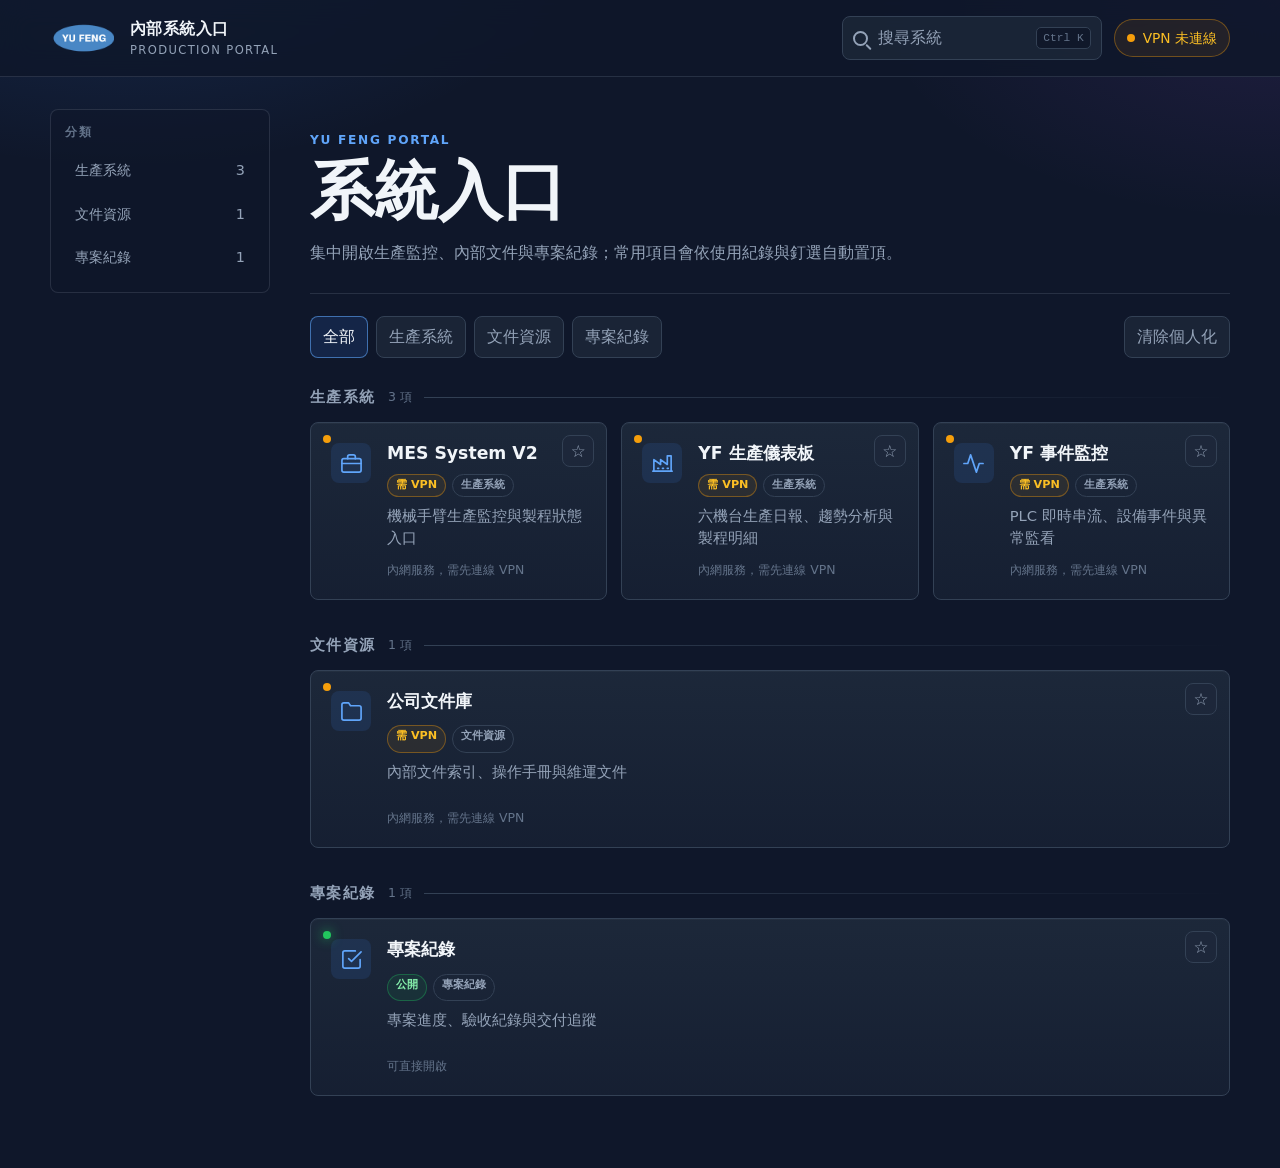
<file: index.html>
<!DOCTYPE html>
<html lang="zh-Hant">
<head>
  <meta charset="UTF-8">
  <meta name="viewport" content="width=device-width, initial-scale=1.0">
  <meta name="description" content="YU FENG 內部系統入口，集中管理生產、文件與專案系統。">
  <title>YU FENG 內部系統入口</title>
  <link rel="icon" href="logo.png">
  <link rel="stylesheet" href="assets/styles.css">
  <script type="module" src="assets/app.js"></script>
</head>
<body>
  <a class="skip-link" href="#content">跳到主要內容</a>

  <header class="app-header" role="banner">
    <div class="header-inner">
      <a class="brand" href="./" aria-label="YU FENG 內部系統入口首頁">
        <img src="logo.png" alt="YU FENG" class="brand-logo">
        <span class="brand-text">
          <strong>內部系統入口</strong>
          <span>Production Portal</span>
        </span>
      </a>

      <div class="header-actions">
        <button class="search-trigger" type="button" id="searchTrigger" aria-haspopup="dialog">
          <span class="search-icon" aria-hidden="true"></span>
          <span>搜尋系統</span>
          <kbd>Ctrl K</kbd>
        </button>
        <div class="vpn-state" id="vpnState" data-state="checking" role="status" aria-live="polite">
          <span class="state-dot" aria-hidden="true"></span>
          <span id="vpnStateText">偵測 VPN</span>
        </div>
      </div>
    </div>
  </header>

  <div class="shell">
    <aside class="sidebar" aria-label="入口分類">
      <nav class="side-nav" aria-labelledby="navTitle">
        <h2 id="navTitle">分類</h2>
        <div id="categoryNav" class="nav-list"></div>
      </nav>
    </aside>

    <main id="content" class="content" tabindex="-1">
      <section class="intro" aria-labelledby="pageTitle">
        <p class="eyebrow">YU FENG Portal</p>
        <h1 id="pageTitle">系統入口</h1>
        <p class="intro-copy">集中開啟生產監控、內部文件與專案紀錄；常用項目會依使用紀錄與釘選自動置頂。</p>
      </section>

      <section class="toolbar" aria-label="篩選工具">
        <div class="filter-group" id="filterGroup" role="list"></div>
        <button class="text-button" type="button" id="clearPrefs">清除個人化</button>
      </section>

      <div id="portalSections" class="portal-sections" aria-live="polite"></div>
    </main>
  </div>

  <template id="sectionTemplate">
    <section class="system-section" aria-labelledby="">
      <div class="section-heading">
        <h2></h2>
        <span class="section-count"></span>
      </div>
      <div class="system-grid"></div>
    </section>
  </template>

  <template id="systemCardTemplate">
    <article class="system-card" data-card>
      <a class="system-link" target="_blank" rel="noopener">
        <span class="health-dot" aria-hidden="true"></span>
        <span class="system-icon" aria-hidden="true"></span>
        <span class="system-body">
          <span class="system-title-row">
            <strong class="system-title"></strong>
            <span class="badges"></span>
          </span>
          <span class="system-desc"></span>
          <span class="system-meta"></span>
        </span>
      </a>
      <button class="pin-button" type="button" aria-pressed="false">
        <span class="sr-only">釘選</span>
      </button>
    </article>
  </template>

  <div class="palette" id="palette" role="dialog" aria-modal="true" aria-labelledby="paletteTitle" hidden>
    <div class="palette-panel">
      <div class="palette-search">
        <span class="search-icon" aria-hidden="true"></span>
        <label class="sr-only" for="paletteInput" id="paletteTitle">搜尋系統</label>
        <input id="paletteInput" type="search" autocomplete="off" placeholder="輸入系統、分類或關鍵字">
        <kbd>Esc</kbd>
      </div>
      <div id="paletteResults" class="palette-results" role="listbox"></div>
    </div>
  </div>
</body>
</html>
</file>
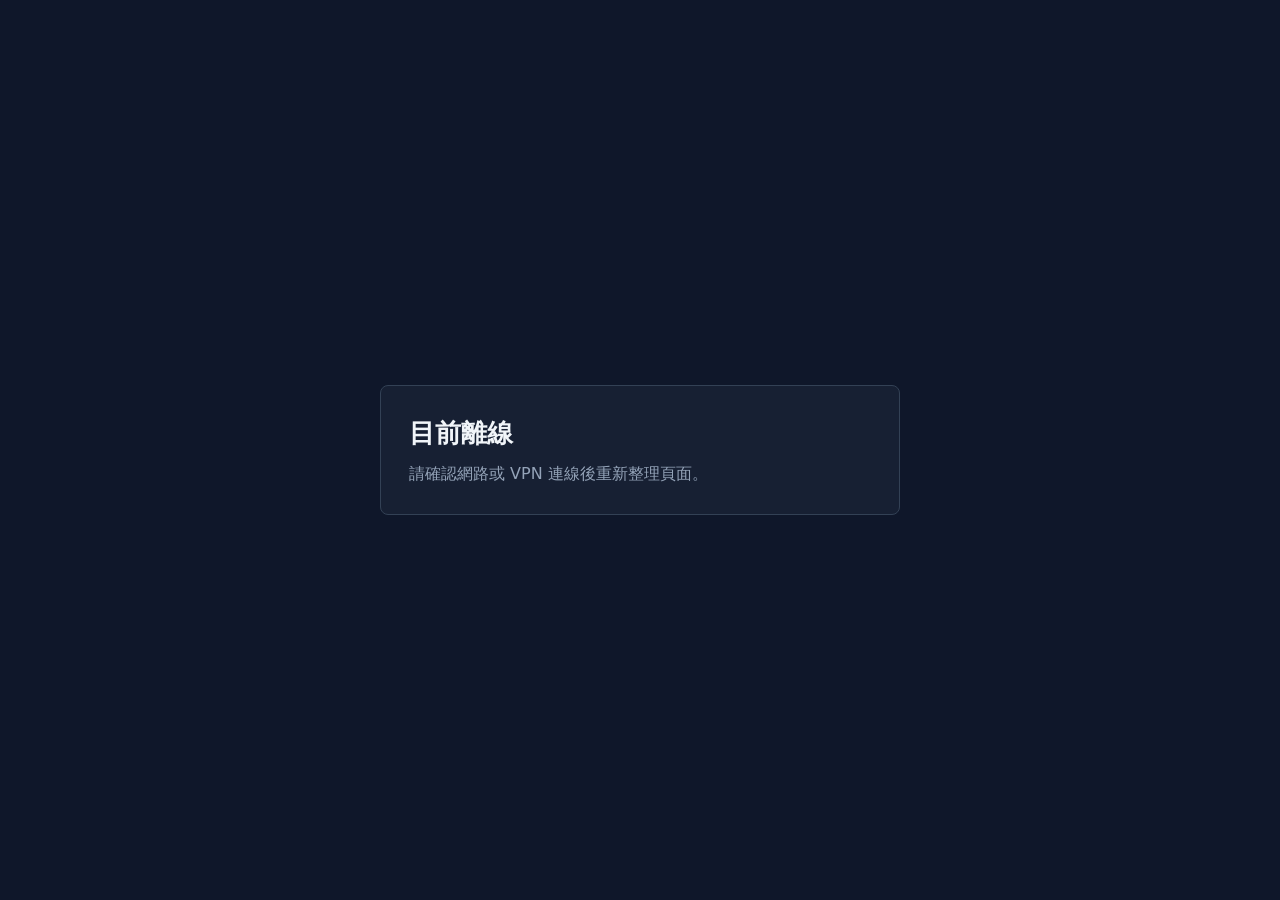
<file: offline.html>
<!DOCTYPE html>
<html lang="zh-Hant">
<head>
  <meta charset="UTF-8">
  <meta name="viewport" content="width=device-width, initial-scale=1.0">
  <title>離線 - YU FENG Portal</title>
  <style>
    :root { color-scheme: dark; }
    * { box-sizing: border-box; }
    body {
      min-height: 100dvh;
      margin: 0;
      display: grid;
      place-items: center;
      background: #0f172a;
      color: #f1f5f9;
      font-family: "Segoe UI", "Noto Sans TC", system-ui, sans-serif;
      line-height: 1.5;
      padding: 24px;
    }
    main {
      width: min(520px, 100%);
      border: 1px solid #334155;
      border-radius: 8px;
      background: #172033;
      padding: 28px;
    }
    h1 { margin: 0 0 10px; font-size: 1.6rem; }
    p { color: #94a3b8; margin: 0; }
  </style>
</head>
<body>
  <main>
    <h1>目前離線</h1>
    <p>請確認網路或 VPN 連線後重新整理頁面。</p>
  </main>
</body>
</html>
</file>
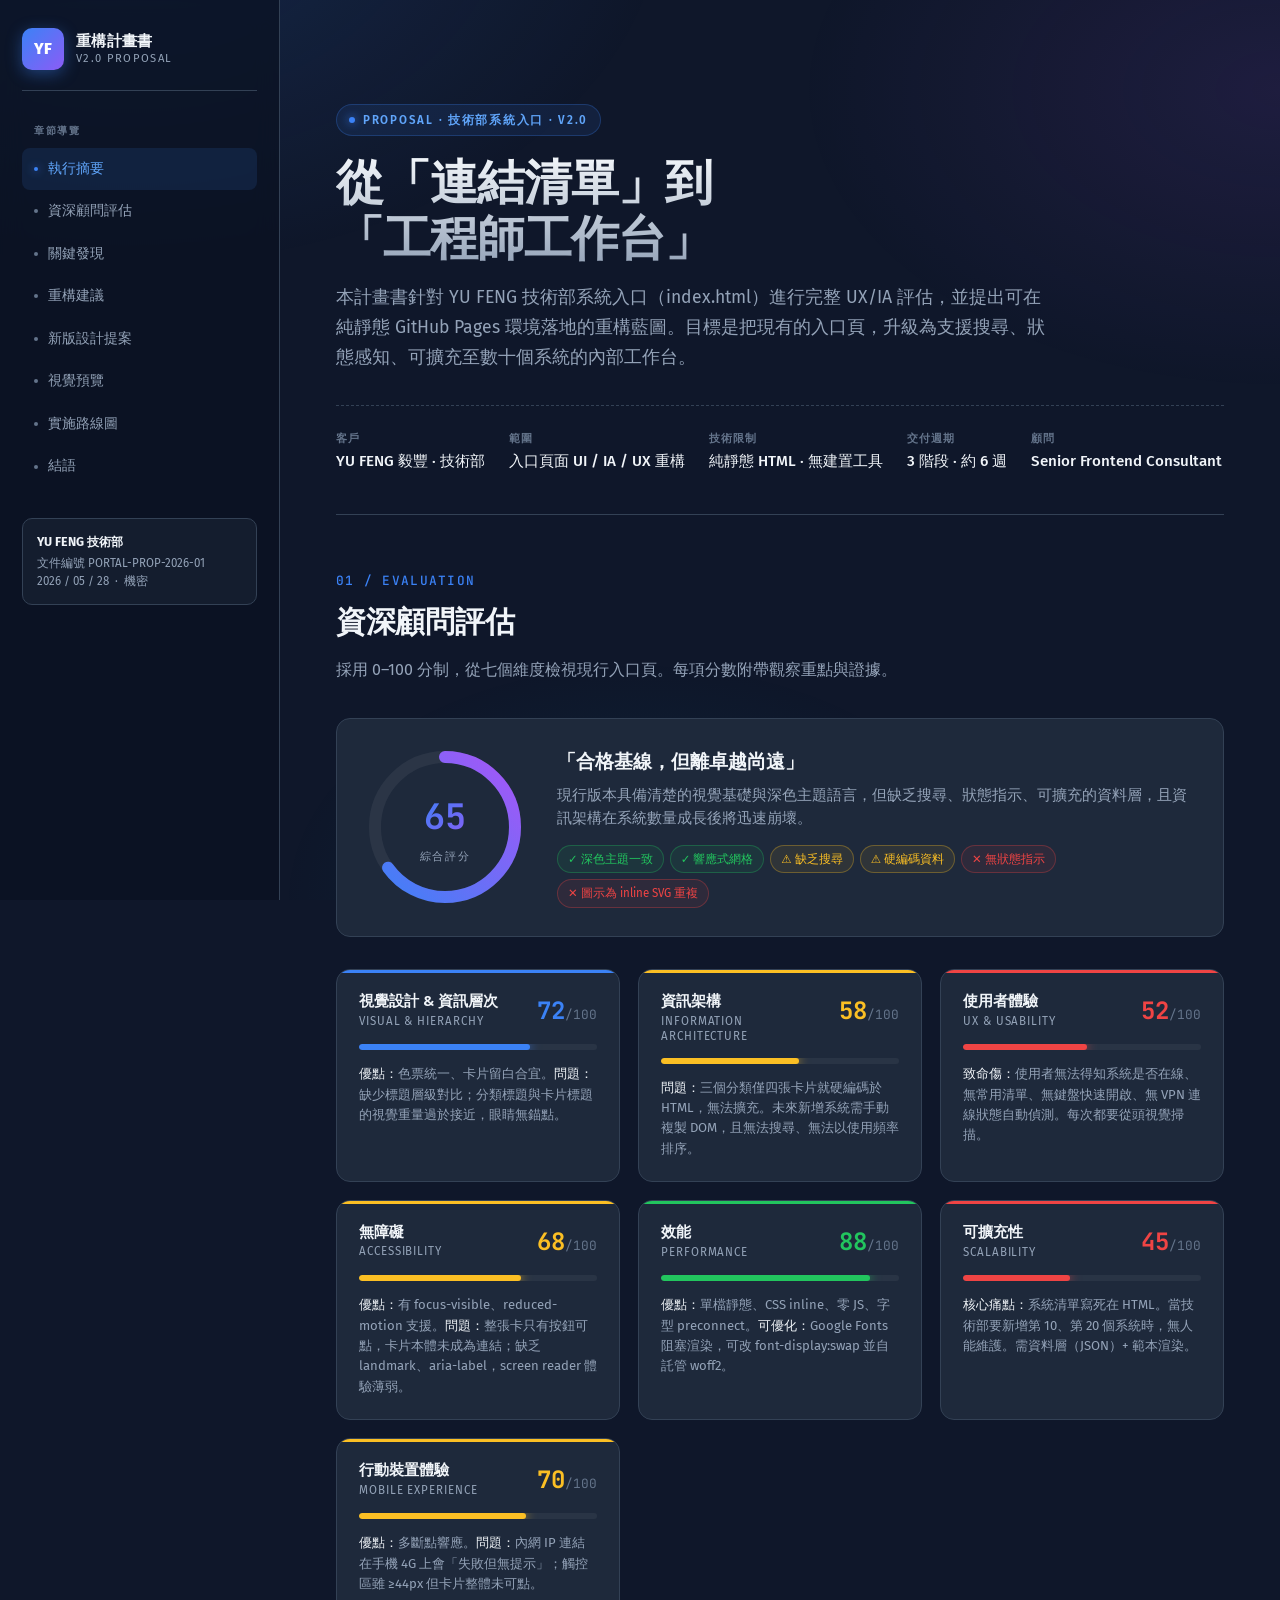
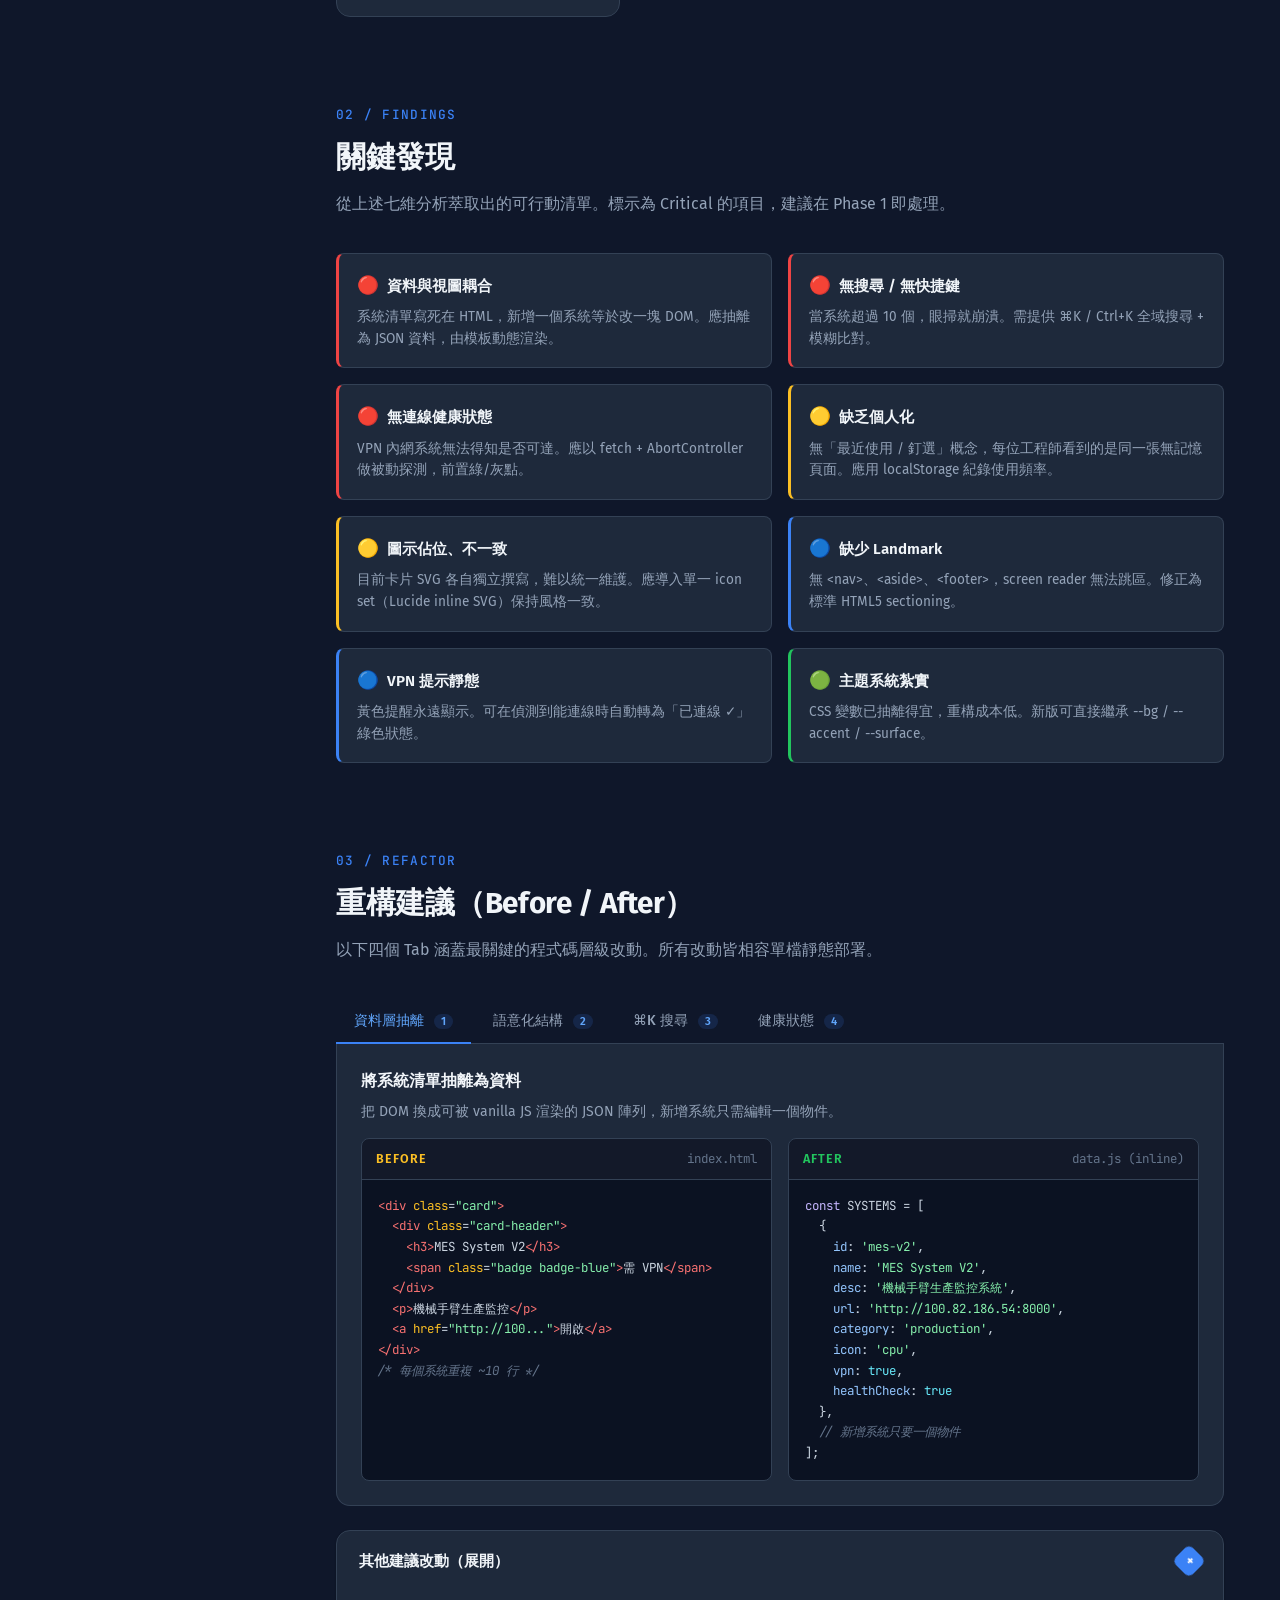
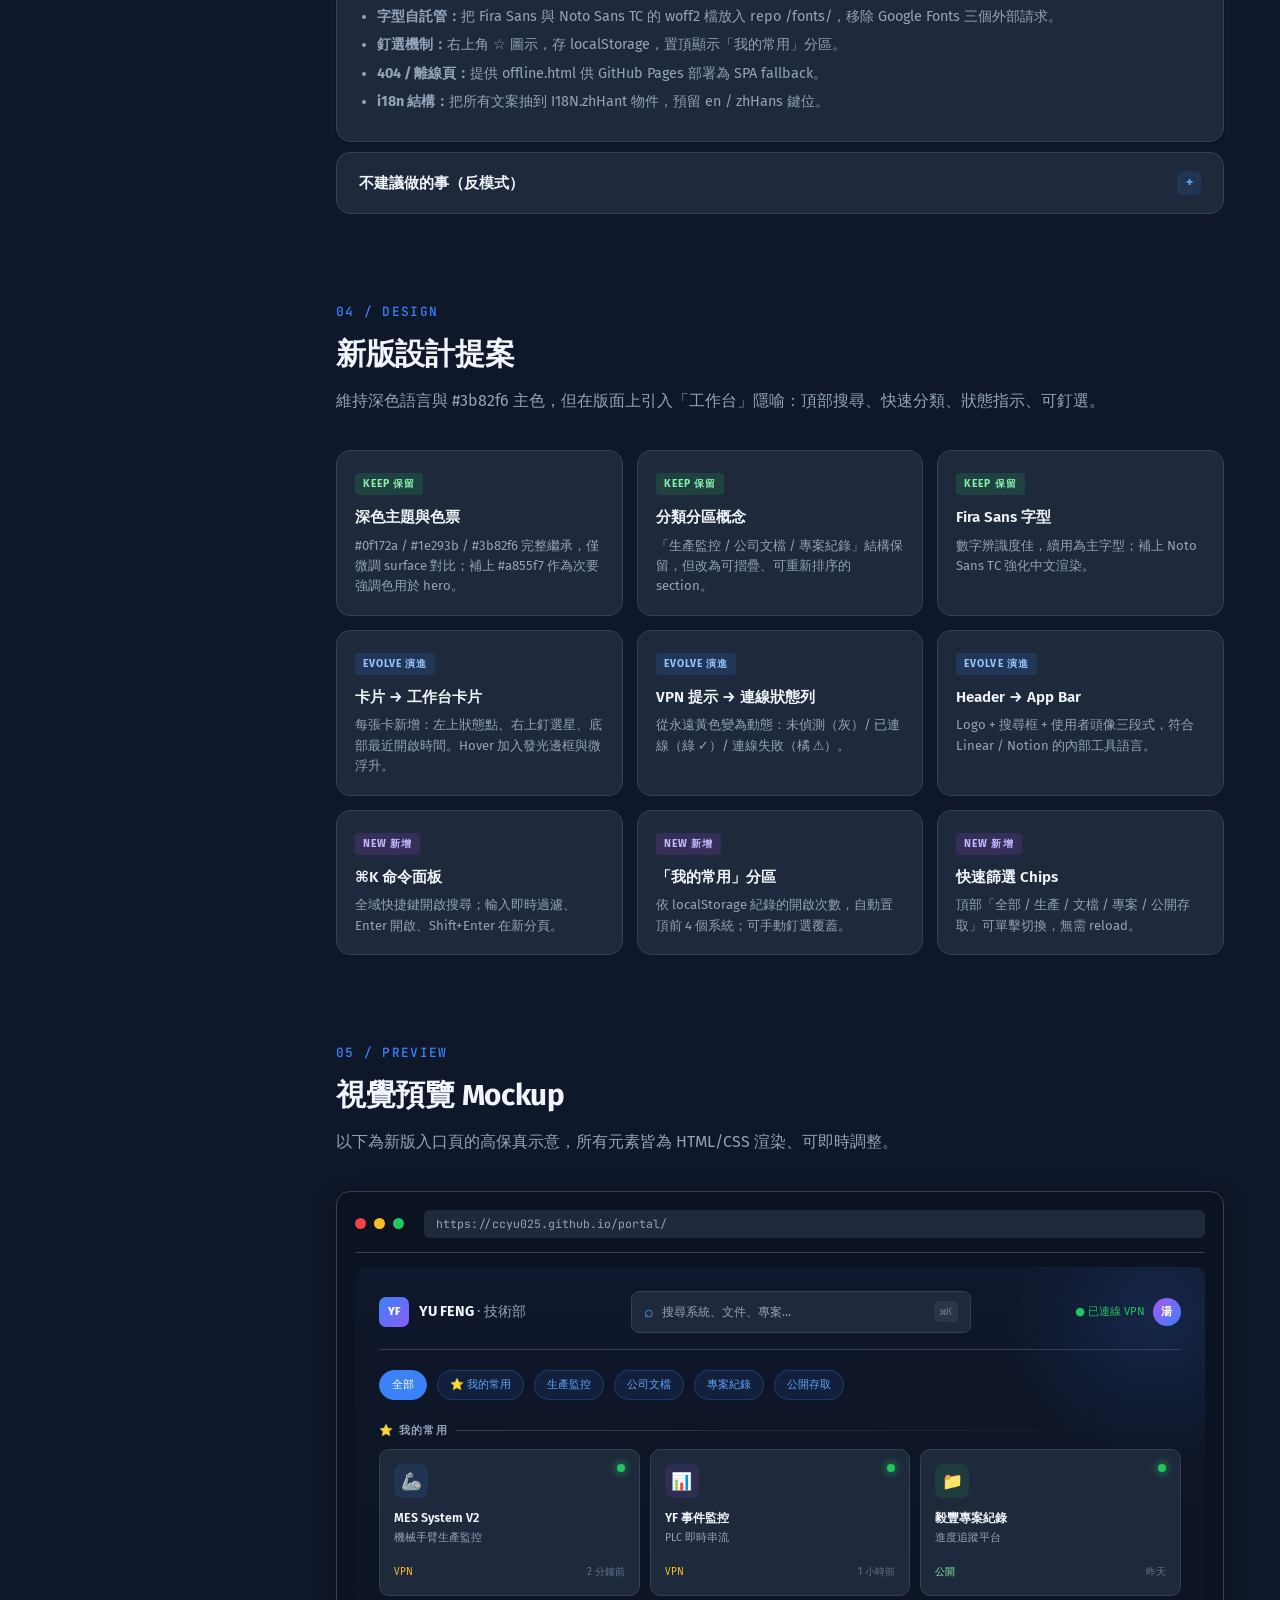
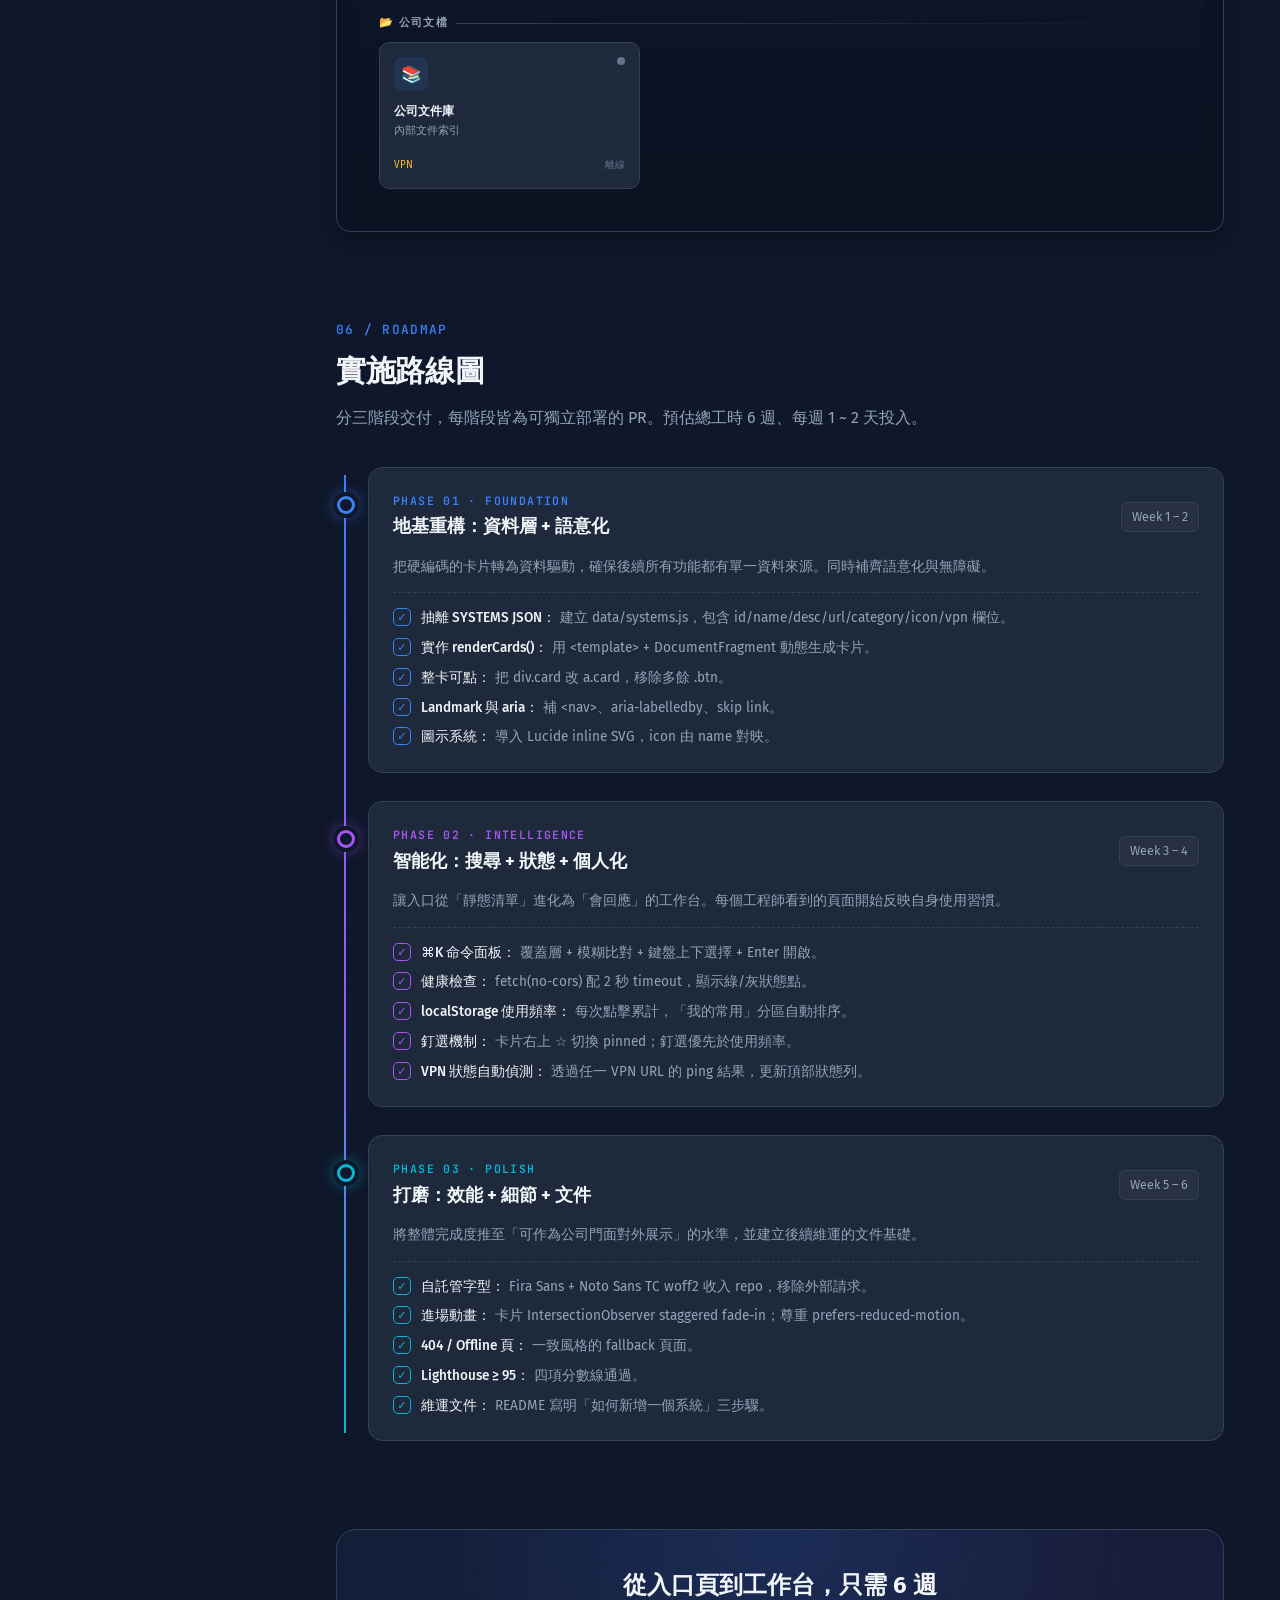
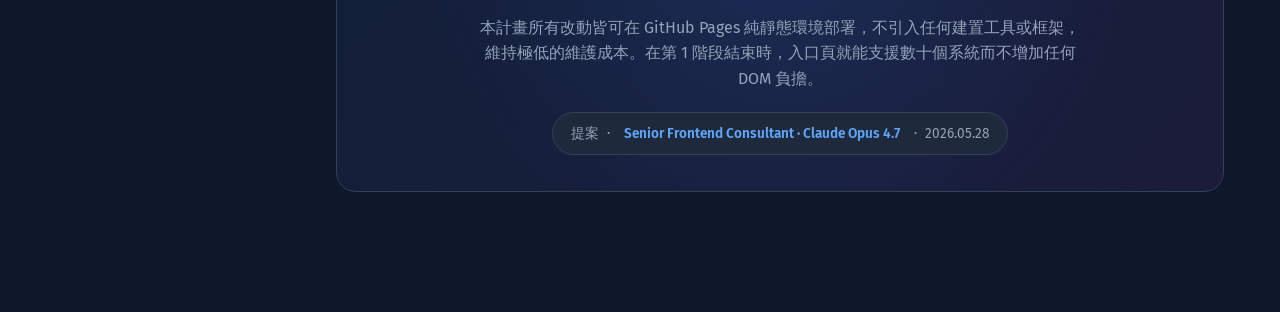
<file: proposal.html>
<!DOCTYPE html>
<html lang="zh-Hant">
<head>
<meta charset="UTF-8">
<meta name="viewport" content="width=device-width, initial-scale=1.0">
<title>YU FENG 技術部系統入口 — 重構計畫書</title>
<link rel="preconnect" href="https://fonts.googleapis.com">
<link rel="preconnect" href="https://fonts.gstatic.com" crossorigin>
<link href="https://fonts.googleapis.com/css2?family=Fira+Sans:wght@300;400;500;600;700;800&family=JetBrains+Mono:wght@400;500&display=swap" rel="stylesheet">
<style>
*,*::before,*::after{box-sizing:border-box;margin:0;padding:0}
:root{
  --bg:#0f172a;--bg-2:#0b1222;--surface:#1e293b;--surface-2:#334155;--surface-3:#475569;
  --accent:#3b82f6;--accent-2:#60a5fa;--accent-dark:#2563eb;
  --green:#22c55e;--amber:#fbbf24;--red:#ef4444;--purple:#a855f7;--cyan:#06b6d4;
  --text:#f1f5f9;--muted:#94a3b8;--dim:#64748b;--border:#334155;--border-2:#1f2a3d;
  --radius:14px;--radius-sm:8px;--radius-lg:20px;
  --transition:.25s cubic-bezier(.4,0,.2,1);
  --shadow-sm:0 1px 2px rgba(0,0,0,.3);
  --shadow:0 8px 24px rgba(0,0,0,.35);
  --shadow-lg:0 20px 60px rgba(0,0,0,.5);
  --gradient-accent:linear-gradient(135deg,#3b82f6 0%,#8b5cf6 100%);
  --gradient-surface:linear-gradient(180deg,rgba(30,41,59,.8) 0%,rgba(15,23,42,.4) 100%);
}
html{color-scheme:dark;scroll-behavior:smooth;scroll-padding-top:24px}
body{font-family:'Fira Sans','Noto Sans TC','Segoe UI',system-ui,sans-serif;background:var(--bg);color:var(--text);min-height:100dvh;line-height:1.6;overflow-x:hidden}
body::before{content:"";position:fixed;inset:0;background:
  radial-gradient(900px 600px at 10% -10%,rgba(59,130,246,.15),transparent 60%),
  radial-gradient(800px 500px at 100% 10%,rgba(168,85,247,.10),transparent 60%),
  radial-gradient(600px 400px at 50% 100%,rgba(6,182,212,.08),transparent 60%);
  pointer-events:none;z-index:-1}

/* Layout */
.app{display:grid;grid-template-columns:280px 1fr;min-height:100dvh}
.sidebar{position:sticky;top:0;height:100dvh;border-right:1px solid var(--border);background:rgba(11,18,34,.7);backdrop-filter:blur(12px);padding:28px 22px;overflow-y:auto}
.brand{display:flex;align-items:center;gap:12px;margin-bottom:32px;padding-bottom:20px;border-bottom:1px solid var(--border)}
.brand-mark{width:42px;height:42px;border-radius:10px;background:var(--gradient-accent);display:grid;place-items:center;font-weight:800;color:#fff;font-size:1rem;letter-spacing:.02em;box-shadow:0 4px 16px rgba(59,130,246,.4)}
.brand-meta{display:flex;flex-direction:column;line-height:1.2}
.brand-meta strong{font-size:.95rem;font-weight:700;letter-spacing:.02em}
.brand-meta span{font-size:.7rem;color:var(--muted);text-transform:uppercase;letter-spacing:.12em;margin-top:2px}
.nav-label{font-size:.65rem;font-weight:700;text-transform:uppercase;letter-spacing:.15em;color:var(--dim);margin:18px 0 8px;padding-left:12px}
nav.toc ul{list-style:none}
nav.toc a{display:flex;align-items:center;gap:10px;padding:10px 12px;border-radius:8px;color:var(--muted);text-decoration:none;font-size:.88rem;font-weight:500;transition:var(--transition);position:relative}
nav.toc a::before{content:"";width:4px;height:4px;border-radius:50%;background:var(--dim);transition:var(--transition)}
nav.toc a:hover{background:rgba(59,130,246,.08);color:var(--text)}
nav.toc a:hover::before,nav.toc a.active::before{background:var(--accent);box-shadow:0 0 8px var(--accent)}
nav.toc a.active{background:rgba(59,130,246,.12);color:var(--accent-2)}
.sidebar-footer{margin-top:30px;padding:14px;background:rgba(30,41,59,.5);border:1px solid var(--border);border-radius:10px;font-size:.72rem;color:var(--muted);line-height:1.5}
.sidebar-footer strong{color:var(--text);display:block;margin-bottom:4px;font-size:.78rem}

main{padding:48px 56px 80px;max-width:1180px}
section{margin-bottom:88px;scroll-margin-top:24px}
section:last-child{margin-bottom:40px}

/* Hero */
.hero{padding:56px 0 40px;border-bottom:1px solid var(--border);margin-bottom:56px;position:relative}
.eyebrow{display:inline-flex;align-items:center;gap:8px;font-size:.72rem;font-weight:600;text-transform:uppercase;letter-spacing:.15em;color:var(--accent-2);padding:6px 12px;background:rgba(59,130,246,.1);border:1px solid rgba(59,130,246,.25);border-radius:999px;margin-bottom:20px}
.eyebrow::before{content:"";width:6px;height:6px;border-radius:50%;background:var(--accent);box-shadow:0 0 10px var(--accent);animation:pulse 2s ease-in-out infinite}
@keyframes pulse{0%,100%{opacity:1}50%{opacity:.4}}
h1.hero-title{font-size:clamp(2rem,4vw,3rem);font-weight:800;letter-spacing:-.02em;line-height:1.15;margin-bottom:16px;background:linear-gradient(180deg,#f1f5f9 0%,#94a3b8 100%);-webkit-background-clip:text;background-clip:text;color:transparent}
.hero-sub{font-size:1.1rem;color:var(--muted);max-width:720px;line-height:1.7}
.hero-meta{display:flex;flex-wrap:wrap;gap:24px;margin-top:32px;padding-top:24px;border-top:1px dashed var(--border)}
.hero-meta-item{display:flex;flex-direction:column;gap:2px}
.hero-meta-item .k{font-size:.7rem;text-transform:uppercase;letter-spacing:.1em;color:var(--dim);font-weight:600}
.hero-meta-item .v{font-size:.95rem;color:var(--text);font-weight:500}

/* Section heading */
.section-head{margin-bottom:36px}
.section-num{font-family:'JetBrains Mono',monospace;font-size:.8rem;color:var(--accent);font-weight:500;letter-spacing:.1em;margin-bottom:8px;display:block}
h2.section-title{font-size:1.85rem;font-weight:700;letter-spacing:-.01em;margin-bottom:10px}
.section-desc{color:var(--muted);font-size:1rem;max-width:780px}

/* Scorecard grid */
.scorecards{display:grid;grid-template-columns:repeat(auto-fit,minmax(280px,1fr));gap:18px;margin-bottom:32px}
.scorecard{background:var(--surface);border:1px solid var(--border);border-radius:var(--radius);padding:22px;position:relative;overflow:hidden;transition:var(--transition);opacity:0;transform:translateY(20px);animation:fadeUp .6s forwards}
.scorecard:nth-child(1){animation-delay:.05s}
.scorecard:nth-child(2){animation-delay:.1s}
.scorecard:nth-child(3){animation-delay:.15s}
.scorecard:nth-child(4){animation-delay:.2s}
.scorecard:nth-child(5){animation-delay:.25s}
.scorecard:nth-child(6){animation-delay:.3s}
.scorecard:nth-child(7){animation-delay:.35s}
@keyframes fadeUp{to{opacity:1;transform:translateY(0)}}
.scorecard:hover{transform:translateY(-3px);border-color:var(--surface-2);box-shadow:var(--shadow)}
.scorecard::before{content:"";position:absolute;top:0;left:0;right:0;height:3px;background:var(--score-color,var(--accent))}
.sc-head{display:flex;justify-content:space-between;align-items:flex-start;gap:12px;margin-bottom:14px}
.sc-title{font-size:.95rem;font-weight:600;line-height:1.3}
.sc-title small{display:block;color:var(--muted);font-size:.72rem;font-weight:400;margin-top:2px;text-transform:uppercase;letter-spacing:.08em}
.sc-score{font-family:'JetBrains Mono',monospace;font-size:1.5rem;font-weight:700;color:var(--score-color,var(--accent));white-space:nowrap}
.sc-score small{font-size:.8rem;color:var(--dim);font-weight:400}
.sc-bar{height:6px;background:rgba(255,255,255,.05);border-radius:999px;overflow:hidden;margin-bottom:14px}
.sc-bar-fill{height:100%;background:var(--score-color,var(--accent));border-radius:999px;width:0;transition:width 1.2s cubic-bezier(.4,0,.2,1);box-shadow:0 0 12px var(--score-color,var(--accent))}
.sc-notes{font-size:.82rem;color:var(--muted);line-height:1.55}
.sc-notes strong{color:var(--text);font-weight:500}

/* Overall gauge */
.overall{display:grid;grid-template-columns:auto 1fr;gap:32px;align-items:center;padding:28px;background:var(--surface);border:1px solid var(--border);border-radius:var(--radius);margin-bottom:32px}
.gauge{width:160px;height:160px;position:relative;flex-shrink:0}
.gauge svg{transform:rotate(-90deg)}
.gauge-track{fill:none;stroke:rgba(255,255,255,.06);stroke-width:12}
.gauge-fill{fill:none;stroke:url(#gaugeGrad);stroke-width:12;stroke-linecap:round;stroke-dasharray:440;stroke-dashoffset:440;animation:gaugeFill 1.6s cubic-bezier(.4,0,.2,1) forwards .3s}
@keyframes gaugeFill{to{stroke-dashoffset:154}}
.gauge-text{position:absolute;inset:0;display:flex;flex-direction:column;justify-content:center;align-items:center}
.gauge-text .num{font-family:'JetBrains Mono',monospace;font-size:2.2rem;font-weight:700;background:var(--gradient-accent);-webkit-background-clip:text;background-clip:text;color:transparent}
.gauge-text .lbl{font-size:.7rem;color:var(--muted);text-transform:uppercase;letter-spacing:.15em;margin-top:2px}
.overall-meta h3{font-size:1.2rem;font-weight:600;margin-bottom:6px}
.overall-meta p{color:var(--muted);font-size:.92rem;margin-bottom:14px}
.tag-row{display:flex;flex-wrap:wrap;gap:6px}
.tag{font-size:.72rem;padding:4px 10px;border-radius:999px;border:1px solid var(--border);color:var(--muted);background:rgba(255,255,255,.02)}
.tag.warn{color:var(--amber);border-color:rgba(251,191,36,.3);background:rgba(251,191,36,.08)}
.tag.ok{color:var(--green);border-color:rgba(34,197,94,.3);background:rgba(34,197,94,.08)}
.tag.bad{color:var(--red);border-color:rgba(239,68,68,.3);background:rgba(239,68,68,.08)}

/* Findings list */
.findings{display:grid;grid-template-columns:repeat(auto-fit,minmax(320px,1fr));gap:16px;margin-top:20px}
.finding{padding:18px;background:var(--surface);border:1px solid var(--border);border-left:3px solid var(--finding-color,var(--accent));border-radius:var(--radius-sm)}
.finding h4{font-size:.95rem;font-weight:600;margin-bottom:6px;display:flex;align-items:center;gap:8px}
.finding h4::before{content:attr(data-icon);font-size:1.1rem}
.finding p{font-size:.85rem;color:var(--muted);line-height:1.6}
.finding.critical{--finding-color:var(--red)}
.finding.warn{--finding-color:var(--amber)}
.finding.info{--finding-color:var(--accent)}
.finding.good{--finding-color:var(--green)}

/* Tabs */
.tabs{margin:24px 0}
.tab-bar{display:flex;gap:4px;border-bottom:1px solid var(--border);margin-bottom:0;flex-wrap:wrap}
.tab-btn{background:none;border:none;color:var(--muted);font-family:inherit;font-size:.88rem;font-weight:500;padding:12px 18px;cursor:pointer;border-bottom:2px solid transparent;transition:var(--transition);margin-bottom:-1px}
.tab-btn:hover{color:var(--text)}
.tab-btn.active{color:var(--accent-2);border-bottom-color:var(--accent)}
.tab-btn .count{display:inline-block;margin-left:6px;padding:1px 7px;background:rgba(59,130,246,.15);color:var(--accent-2);font-size:.7rem;border-radius:999px;font-weight:600}
.tab-panels{background:var(--surface);border:1px solid var(--border);border-top:none;border-radius:0 0 var(--radius) var(--radius);padding:24px}
.tab-panel{display:none}
.tab-panel.active{display:block;animation:fadeIn .3s ease}
@keyframes fadeIn{from{opacity:0;transform:translateY(6px)}to{opacity:1;transform:translateY(0)}}

/* Code blocks */
.code-compare{display:grid;grid-template-columns:1fr 1fr;gap:16px;margin-top:14px}
@media(max-width:900px){.code-compare{grid-template-columns:1fr}}
.code-block{background:var(--bg-2);border:1px solid var(--border);border-radius:var(--radius-sm);overflow:hidden}
.code-head{display:flex;justify-content:space-between;align-items:center;padding:10px 14px;background:rgba(255,255,255,.03);border-bottom:1px solid var(--border);font-size:.78rem;font-weight:600;color:var(--muted);text-transform:uppercase;letter-spacing:.08em}
.code-head .label-before{color:var(--amber)}
.code-head .label-after{color:var(--green)}
.code-head .lang{font-family:'JetBrains Mono',monospace;color:var(--dim);font-weight:400;text-transform:none;letter-spacing:0}
pre{padding:16px;overflow-x:auto;font-family:'JetBrains Mono','Consolas',monospace;font-size:.78rem;line-height:1.65;color:#cbd5e1}
.tok-tag{color:#f87171}.tok-attr{color:#fbbf24}.tok-str{color:#86efac}.tok-com{color:#64748b;font-style:italic}.tok-key{color:#c4b5fd}.tok-num{color:#67e8f9}.tok-sel{color:#fbbf24}.tok-prop{color:#93c5fd}.tok-val{color:#86efac}

/* Accordion */
.accordion{margin-top:20px}
details.acc{background:var(--surface);border:1px solid var(--border);border-radius:var(--radius);margin-bottom:10px;overflow:hidden;transition:var(--transition)}
details.acc[open]{border-color:var(--surface-2);box-shadow:var(--shadow-sm)}
details.acc summary{padding:18px 22px;cursor:pointer;display:flex;justify-content:space-between;align-items:center;font-weight:600;font-size:.95rem;list-style:none;transition:var(--transition)}
details.acc summary::-webkit-details-marker{display:none}
details.acc summary:hover{background:rgba(255,255,255,.02)}
.acc-icon{width:24px;height:24px;border-radius:6px;background:rgba(59,130,246,.12);color:var(--accent-2);display:grid;place-items:center;font-size:.85rem;font-weight:700;transition:var(--transition)}
details.acc[open] .acc-icon{transform:rotate(45deg);background:var(--accent);color:#fff}
.acc-body{padding:4px 22px 22px;color:var(--muted);font-size:.9rem;line-height:1.7}
.acc-body p+p{margin-top:10px}
.acc-body ul{margin:10px 0 0 18px}
.acc-body li{margin-bottom:4px}

/* Design preview mock */
.mock-wrap{margin-top:24px;background:var(--bg-2);border:1px solid var(--border);border-radius:var(--radius);padding:18px;box-shadow:var(--shadow)}
.mock-bar{display:flex;align-items:center;gap:8px;padding-bottom:14px;margin-bottom:14px;border-bottom:1px solid var(--border)}
.mock-dot{width:11px;height:11px;border-radius:50%}
.mock-dot.r{background:#ef4444}.mock-dot.y{background:#fbbf24}.mock-dot.g{background:#22c55e}
.mock-url{flex:1;background:var(--surface);border-radius:6px;padding:5px 12px;font-family:'JetBrains Mono',monospace;font-size:.72rem;color:var(--muted);margin-left:12px}
.mock-portal{background:linear-gradient(180deg,#0f172a 0%,#0b1222 100%);border-radius:10px;padding:24px;min-height:420px;position:relative;overflow:hidden}
.mock-portal::before{content:"";position:absolute;top:-100px;right:-100px;width:300px;height:300px;background:radial-gradient(circle,rgba(59,130,246,.15),transparent 70%);border-radius:50%}
.mp-header{display:flex;justify-content:space-between;align-items:center;padding-bottom:16px;border-bottom:1px solid var(--border);margin-bottom:20px;position:relative}
.mp-brand{display:flex;align-items:center;gap:10px;font-weight:700;font-size:.9rem}
.mp-brand .logo{width:30px;height:30px;border-radius:7px;background:var(--gradient-accent);display:grid;place-items:center;color:#fff;font-size:.7rem;font-weight:800}
.mp-search{flex:1;max-width:340px;margin:0 20px;background:var(--surface);border:1px solid var(--border);border-radius:8px;padding:7px 12px;font-size:.78rem;color:var(--muted);display:flex;align-items:center;gap:8px}
.mp-search::before{content:"⌕";color:var(--accent-2);font-size:1rem}
.mp-search small{margin-left:auto;font-family:'JetBrains Mono',monospace;font-size:.65rem;background:rgba(255,255,255,.06);padding:2px 6px;border-radius:4px;color:var(--dim)}
.mp-user{display:flex;align-items:center;gap:8px;font-size:.78rem;color:var(--muted)}
.mp-avatar{width:28px;height:28px;border-radius:50%;background:linear-gradient(135deg,#a855f7,#3b82f6);display:grid;place-items:center;color:#fff;font-size:.7rem;font-weight:700}
.mp-quick{display:flex;gap:10px;margin-bottom:22px;flex-wrap:wrap}
.mp-chip{font-size:.7rem;padding:5px 12px;border-radius:999px;background:rgba(59,130,246,.1);border:1px solid rgba(59,130,246,.25);color:var(--accent-2);cursor:pointer}
.mp-chip.act{background:var(--accent);color:#fff;border-color:var(--accent)}
.mp-section-title{font-size:.7rem;font-weight:700;text-transform:uppercase;letter-spacing:.12em;color:var(--muted);margin:18px 0 10px;display:flex;align-items:center;gap:8px}
.mp-section-title::after{content:"";flex:1;height:1px;background:linear-gradient(90deg,var(--border),transparent)}
.mp-grid{display:grid;grid-template-columns:repeat(3,1fr);gap:10px}
.mp-card{background:var(--surface);border:1px solid var(--border);border-radius:10px;padding:14px;position:relative;transition:var(--transition);cursor:pointer}
.mp-card:hover{transform:translateY(-2px);border-color:var(--accent);box-shadow:0 8px 20px rgba(59,130,246,.15)}
.mp-card-top{display:flex;justify-content:space-between;align-items:flex-start;margin-bottom:10px}
.mp-icon{width:34px;height:34px;border-radius:8px;background:rgba(59,130,246,.12);color:var(--accent-2);display:grid;place-items:center;font-size:1.05rem}
.mp-icon.gn{background:rgba(34,197,94,.12);color:#86efac}
.mp-icon.pu{background:rgba(168,85,247,.12);color:#c4b5fd}
.mp-status{width:8px;height:8px;border-radius:50%;background:var(--green);box-shadow:0 0 8px var(--green)}
.mp-status.off{background:var(--dim);box-shadow:none}
.mp-card h4{font-size:.78rem;font-weight:600;margin-bottom:3px}
.mp-card p{font-size:.66rem;color:var(--muted);line-height:1.4}
.mp-card .mp-foot{display:flex;justify-content:space-between;align-items:center;margin-top:10px;padding-top:8px;border-top:1px solid var(--border-2);font-size:.62rem;color:var(--dim)}
.mp-card .vpn{color:var(--amber)}

/* Transformation list */
.transforms{display:grid;grid-template-columns:repeat(auto-fit,minmax(260px,1fr));gap:14px;margin-top:24px}
.transform{background:var(--surface);border:1px solid var(--border);border-radius:var(--radius);padding:18px;position:relative}
.transform .badge{display:inline-block;font-size:.65rem;font-weight:700;text-transform:uppercase;letter-spacing:.1em;padding:3px 8px;border-radius:4px;margin-bottom:10px}
.transform .badge.keep{background:rgba(34,197,94,.15);color:#86efac}
.transform .badge.evolve{background:rgba(59,130,246,.15);color:#93c5fd}
.transform .badge.new{background:rgba(168,85,247,.15);color:#c4b5fd}
.transform h4{font-size:.95rem;font-weight:600;margin-bottom:6px}
.transform p{font-size:.82rem;color:var(--muted);line-height:1.55}

/* Timeline */
.timeline{position:relative;margin-top:32px;padding-left:32px}
.timeline::before{content:"";position:absolute;left:8px;top:8px;bottom:8px;width:2px;background:linear-gradient(180deg,var(--accent),var(--purple) 50%,var(--cyan))}
.phase{position:relative;margin-bottom:28px;background:var(--surface);border:1px solid var(--border);border-radius:var(--radius);padding:24px;transition:var(--transition)}
.phase:hover{transform:translateX(4px);border-color:var(--surface-2)}
.phase::before{content:"";position:absolute;left:-32px;top:28px;width:18px;height:18px;border-radius:50%;background:var(--bg);border:3px solid var(--phase-color,var(--accent));box-shadow:0 0 0 4px var(--bg),0 0 16px var(--phase-color,var(--accent))}
.phase[data-phase="1"]{--phase-color:var(--accent)}
.phase[data-phase="2"]{--phase-color:var(--purple)}
.phase[data-phase="3"]{--phase-color:var(--cyan)}
.phase-head{display:flex;justify-content:space-between;align-items:center;margin-bottom:14px;flex-wrap:wrap;gap:10px}
.phase-num{font-family:'JetBrains Mono',monospace;font-size:.72rem;color:var(--phase-color);font-weight:600;letter-spacing:.12em}
.phase h3{font-size:1.15rem;font-weight:700;margin-top:2px}
.phase-time{font-size:.78rem;color:var(--muted);padding:4px 10px;background:rgba(255,255,255,.04);border-radius:6px;border:1px solid var(--border)}
.phase-goal{font-size:.88rem;color:var(--muted);margin-bottom:14px;padding-bottom:14px;border-bottom:1px dashed var(--border)}
.phase-tasks{display:grid;gap:8px}
.task{display:flex;align-items:flex-start;gap:10px;font-size:.85rem;color:var(--text)}
.task-check{flex-shrink:0;width:18px;height:18px;border-radius:5px;border:1px solid var(--phase-color);display:grid;place-items:center;margin-top:1px;color:var(--phase-color);font-size:.7rem;font-weight:700}
.task-text{color:var(--muted)}
.task-text strong{color:var(--text);font-weight:500;margin-right:4px}

/* Closing */
.closing{margin-top:60px;padding:36px;background:linear-gradient(135deg,rgba(59,130,246,.08),rgba(168,85,247,.08));border:1px solid var(--border);border-radius:var(--radius-lg);text-align:center;position:relative;overflow:hidden}
.closing::before{content:"";position:absolute;inset:0;background:radial-gradient(600px circle at 50% 0%,rgba(59,130,246,.15),transparent 60%);pointer-events:none}
.closing h3{font-size:1.5rem;font-weight:700;margin-bottom:10px;position:relative}
.closing p{color:var(--muted);max-width:600px;margin:0 auto 20px;position:relative}
.closing .sig{display:inline-flex;align-items:center;gap:10px;padding:10px 18px;background:var(--surface);border:1px solid var(--border);border-radius:999px;font-size:.85rem;color:var(--muted);position:relative}
.closing .sig strong{color:var(--accent-2);font-weight:600}

/* Mobile nav */
.menu-btn{display:none;position:fixed;top:16px;right:16px;z-index:50;width:44px;height:44px;border-radius:10px;background:var(--surface);border:1px solid var(--border);color:var(--text);font-size:1.3rem;cursor:pointer;align-items:center;justify-content:center}

/* Responsive */
@media(max-width:1024px){
  .app{grid-template-columns:1fr}
  .sidebar{position:fixed;left:-100%;width:280px;z-index:40;transition:left .3s ease}
  .sidebar.open{left:0;box-shadow:var(--shadow-lg)}
  .menu-btn{display:inline-flex}
  main{padding:32px 24px 60px}
}
@media(max-width:640px){
  main{padding:24px 18px 48px}
  section{margin-bottom:60px}
  .overall{grid-template-columns:1fr;text-align:center}
  .gauge{margin:0 auto}
  .mp-grid{grid-template-columns:1fr 1fr}
  .hero{padding:32px 0 28px}
}
@media(prefers-reduced-motion:reduce){
  *,*::before,*::after{animation:none !important;transition:none !important}
  .sc-bar-fill{width:var(--w,80%) !important}
}

/* Print */
@media print{
  body{background:#fff;color:#000}
  .sidebar,.menu-btn{display:none}
  .app{display:block}
  main{padding:24px;max-width:none}
  .scorecard,.finding,.phase,.transform,.mock-wrap{break-inside:avoid;border-color:#ccc;background:#fff;color:#000}
  section{margin-bottom:40px;page-break-inside:avoid}
  .sc-bar-fill{background:#333 !important;box-shadow:none !important}
}
</style>
</head>
<body>

<button class="menu-btn" id="menuBtn" aria-label="開啟導覽">☰</button>

<div class="app">
  <aside class="sidebar" id="sidebar">
    <div class="brand">
      <div class="brand-mark">YF</div>
      <div class="brand-meta">
        <strong>重構計畫書</strong>
        <span>v2.0 Proposal</span>
      </div>
    </div>
    <div class="nav-label">章節導覽</div>
    <nav class="toc">
      <ul>
        <li><a href="#exec">執行摘要</a></li>
        <li><a href="#evaluation">資深顧問評估</a></li>
        <li><a href="#findings">關鍵發現</a></li>
        <li><a href="#refactor">重構建議</a></li>
        <li><a href="#design">新版設計提案</a></li>
        <li><a href="#preview">視覺預覽</a></li>
        <li><a href="#roadmap">實施路線圖</a></li>
        <li><a href="#closing">結語</a></li>
      </ul>
    </nav>
    <div class="sidebar-footer">
      <strong>YU FENG 技術部</strong>
      文件編號 PORTAL-PROP-2026-01<br>
      2026 / 05 / 28 &nbsp;·&nbsp; 機密
    </div>
  </aside>

  <main>
    <!-- HERO -->
    <section class="hero" id="exec">
      <span class="eyebrow">PROPOSAL · 技術部系統入口 · v2.0</span>
      <h1 class="hero-title">從「連結清單」到<br>「工程師工作台」</h1>
      <p class="hero-sub">本計畫書針對 YU FENG 技術部系統入口（index.html）進行完整 UX/IA 評估，並提出可在純靜態 GitHub Pages 環境落地的重構藍圖。目標是把現有的入口頁，升級為支援搜尋、狀態感知、可擴充至數十個系統的內部工作台。</p>
      <div class="hero-meta">
        <div class="hero-meta-item"><span class="k">客戶</span><span class="v">YU FENG 毅豐 · 技術部</span></div>
        <div class="hero-meta-item"><span class="k">範圍</span><span class="v">入口頁面 UI / IA / UX 重構</span></div>
        <div class="hero-meta-item"><span class="k">技術限制</span><span class="v">純靜態 HTML · 無建置工具</span></div>
        <div class="hero-meta-item"><span class="k">交付週期</span><span class="v">3 階段 · 約 6 週</span></div>
        <div class="hero-meta-item"><span class="k">顧問</span><span class="v">Senior Frontend Consultant</span></div>
      </div>
    </section>

    <!-- EVALUATION -->
    <section id="evaluation">
      <div class="section-head">
        <span class="section-num">01 / EVALUATION</span>
        <h2 class="section-title">資深顧問評估</h2>
        <p class="section-desc">採用 0–100 分制，從七個維度檢視現行入口頁。每項分數附帶觀察重點與證據。</p>
      </div>

      <div class="overall">
        <div class="gauge">
          <svg width="160" height="160" viewBox="0 0 160 160">
            <defs>
              <linearGradient id="gaugeGrad" x1="0%" y1="0%" x2="100%" y2="100%">
                <stop offset="0%" stop-color="#3b82f6"/>
                <stop offset="100%" stop-color="#a855f7"/>
              </linearGradient>
            </defs>
            <circle class="gauge-track" cx="80" cy="80" r="70"/>
            <circle class="gauge-fill" cx="80" cy="80" r="70"/>
          </svg>
          <div class="gauge-text">
            <div class="num">65</div>
            <div class="lbl">綜合評分</div>
          </div>
        </div>
        <div class="overall-meta">
          <h3>「合格基線，但離卓越尚遠」</h3>
          <p>現行版本具備清楚的視覺基礎與深色主題語言，但缺乏搜尋、狀態指示、可擴充的資料層，且資訊架構在系統數量成長後將迅速崩壞。</p>
          <div class="tag-row">
            <span class="tag ok">✓ 深色主題一致</span>
            <span class="tag ok">✓ 響應式網格</span>
            <span class="tag warn">⚠ 缺乏搜尋</span>
            <span class="tag warn">⚠ 硬編碼資料</span>
            <span class="tag bad">✕ 無狀態指示</span>
            <span class="tag bad">✕ 圖示為 inline SVG 重複</span>
          </div>
        </div>
      </div>

      <div class="scorecards">
        <div class="scorecard" style="--score-color:#3b82f6">
          <div class="sc-head">
            <div class="sc-title">視覺設計 &amp; 資訊層次<small>Visual &amp; Hierarchy</small></div>
            <div class="sc-score">72<small>/100</small></div>
          </div>
          <div class="sc-bar"><div class="sc-bar-fill" style="--w:72%"></div></div>
          <div class="sc-notes"><strong>優點：</strong>色票統一、卡片留白合宜。<strong>問題：</strong>缺少標題層級對比；分類標題與卡片標題的視覺重量過於接近，眼睛無錨點。</div>
        </div>
        <div class="scorecard" style="--score-color:#fbbf24">
          <div class="sc-head">
            <div class="sc-title">資訊架構<small>Information Architecture</small></div>
            <div class="sc-score">58<small>/100</small></div>
          </div>
          <div class="sc-bar"><div class="sc-bar-fill" style="--w:58%"></div></div>
          <div class="sc-notes"><strong>問題：</strong>三個分類僅四張卡片就硬編碼於 HTML，無法擴充。未來新增系統需手動複製 DOM，且無法搜尋、無法以使用頻率排序。</div>
        </div>
        <div class="scorecard" style="--score-color:#ef4444">
          <div class="sc-head">
            <div class="sc-title">使用者體驗<small>UX &amp; Usability</small></div>
            <div class="sc-score">52<small>/100</small></div>
          </div>
          <div class="sc-bar"><div class="sc-bar-fill" style="--w:52%"></div></div>
          <div class="sc-notes"><strong>致命傷：</strong>使用者無法得知系統是否在線、無常用清單、無鍵盤快速開啟、無 VPN 連線狀態自動偵測。每次都要從頭視覺掃描。</div>
        </div>
        <div class="scorecard" style="--score-color:#fbbf24">
          <div class="sc-head">
            <div class="sc-title">無障礙<small>Accessibility</small></div>
            <div class="sc-score">68<small>/100</small></div>
          </div>
          <div class="sc-bar"><div class="sc-bar-fill" style="--w:68%"></div></div>
          <div class="sc-notes"><strong>優點：</strong>有 focus-visible、reduced-motion 支援。<strong>問題：</strong>整張卡只有按鈕可點，卡片本體未成為連結；缺乏 landmark、aria-label，screen reader 體驗薄弱。</div>
        </div>
        <div class="scorecard" style="--score-color:#22c55e">
          <div class="sc-head">
            <div class="sc-title">效能<small>Performance</small></div>
            <div class="sc-score">88<small>/100</small></div>
          </div>
          <div class="sc-bar"><div class="sc-bar-fill" style="--w:88%"></div></div>
          <div class="sc-notes"><strong>優點：</strong>單檔靜態、CSS inline、零 JS、字型 preconnect。<strong>可優化：</strong>Google Fonts 阻塞渲染，可改 font-display:swap 並自託管 woff2。</div>
        </div>
        <div class="scorecard" style="--score-color:#ef4444">
          <div class="sc-head">
            <div class="sc-title">可擴充性<small>Scalability</small></div>
            <div class="sc-score">45<small>/100</small></div>
          </div>
          <div class="sc-bar"><div class="sc-bar-fill" style="--w:45%"></div></div>
          <div class="sc-notes"><strong>核心痛點：</strong>系統清單寫死在 HTML。當技術部要新增第 10、第 20 個系統時，無人能維護。需資料層（JSON）+ 範本渲染。</div>
        </div>
        <div class="scorecard" style="--score-color:#fbbf24">
          <div class="sc-head">
            <div class="sc-title">行動裝置體驗<small>Mobile Experience</small></div>
            <div class="sc-score">70<small>/100</small></div>
          </div>
          <div class="sc-bar"><div class="sc-bar-fill" style="--w:70%"></div></div>
          <div class="sc-notes"><strong>優點：</strong>多斷點響應。<strong>問題：</strong>內網 IP 連結在手機 4G 上會「失敗但無提示」；觸控區雖 ≥44px 但卡片整體未可點。</div>
        </div>
      </div>
    </section>

    <!-- FINDINGS -->
    <section id="findings">
      <div class="section-head">
        <span class="section-num">02 / FINDINGS</span>
        <h2 class="section-title">關鍵發現</h2>
        <p class="section-desc">從上述七維分析萃取出的可行動清單。標示為 Critical 的項目，建議在 Phase 1 即處理。</p>
      </div>

      <div class="findings">
        <div class="finding critical">
          <h4 data-icon="🔴">資料與視圖耦合</h4>
          <p>系統清單寫死在 HTML，新增一個系統等於改一塊 DOM。應抽離為 JSON 資料，由模板動態渲染。</p>
        </div>
        <div class="finding critical">
          <h4 data-icon="🔴">無搜尋 / 無快捷鍵</h4>
          <p>當系統超過 10 個，眼掃就崩潰。需提供 ⌘K / Ctrl+K 全域搜尋 + 模糊比對。</p>
        </div>
        <div class="finding critical">
          <h4 data-icon="🔴">無連線健康狀態</h4>
          <p>VPN 內網系統無法得知是否可達。應以 fetch + AbortController 做被動探測，前置綠/灰點。</p>
        </div>
        <div class="finding warn">
          <h4 data-icon="🟡">缺乏個人化</h4>
          <p>無「最近使用 / 釘選」概念，每位工程師看到的是同一張無記憶頁面。應用 localStorage 紀錄使用頻率。</p>
        </div>
        <div class="finding warn">
          <h4 data-icon="🟡">圖示佔位、不一致</h4>
          <p>目前卡片 SVG 各自獨立撰寫，難以統一維護。應導入單一 icon set（Lucide inline SVG）保持風格一致。</p>
        </div>
        <div class="finding info">
          <h4 data-icon="🔵">缺少 Landmark</h4>
          <p>無 &lt;nav&gt;、&lt;aside&gt;、&lt;footer&gt;，screen reader 無法跳區。修正為標準 HTML5 sectioning。</p>
        </div>
        <div class="finding info">
          <h4 data-icon="🔵">VPN 提示靜態</h4>
          <p>黃色提醒永遠顯示。可在偵測到能連線時自動轉為「已連線 ✓」綠色狀態。</p>
        </div>
        <div class="finding good">
          <h4 data-icon="🟢">主題系統紮實</h4>
          <p>CSS 變數已抽離得宜，重構成本低。新版可直接繼承 --bg / --accent / --surface。</p>
        </div>
      </div>
    </section>

    <!-- REFACTOR -->
    <section id="refactor">
      <div class="section-head">
        <span class="section-num">03 / REFACTOR</span>
        <h2 class="section-title">重構建議（Before / After）</h2>
        <p class="section-desc">以下四個 Tab 涵蓋最關鍵的程式碼層級改動。所有改動皆相容單檔靜態部署。</p>
      </div>

      <div class="tabs" id="refTabs">
        <div class="tab-bar" role="tablist">
          <button class="tab-btn active" data-tab="t1" role="tab">資料層抽離 <span class="count">1</span></button>
          <button class="tab-btn" data-tab="t2" role="tab">語意化結構 <span class="count">2</span></button>
          <button class="tab-btn" data-tab="t3" role="tab">⌘K 搜尋 <span class="count">3</span></button>
          <button class="tab-btn" data-tab="t4" role="tab">健康狀態 <span class="count">4</span></button>
        </div>
        <div class="tab-panels">

          <div class="tab-panel active" id="t1">
            <h4 style="font-size:1rem;margin-bottom:8px">將系統清單抽離為資料</h4>
            <p style="color:var(--muted);font-size:.88rem">把 DOM 換成可被 vanilla JS 渲染的 JSON 陣列，新增系統只需編輯一個物件。</p>
            <div class="code-compare">
              <div class="code-block">
                <div class="code-head"><span class="label-before">BEFORE</span><span class="lang">index.html</span></div>
<pre><span class="tok-tag">&lt;div</span> <span class="tok-attr">class</span>=<span class="tok-str">"card"</span><span class="tok-tag">&gt;</span>
  <span class="tok-tag">&lt;div</span> <span class="tok-attr">class</span>=<span class="tok-str">"card-header"</span><span class="tok-tag">&gt;</span>
    <span class="tok-tag">&lt;h3&gt;</span>MES System V2<span class="tok-tag">&lt;/h3&gt;</span>
    <span class="tok-tag">&lt;span</span> <span class="tok-attr">class</span>=<span class="tok-str">"badge badge-blue"</span><span class="tok-tag">&gt;</span>需 VPN<span class="tok-tag">&lt;/span&gt;</span>
  <span class="tok-tag">&lt;/div&gt;</span>
  <span class="tok-tag">&lt;p&gt;</span>機械手臂生產監控<span class="tok-tag">&lt;/p&gt;</span>
  <span class="tok-tag">&lt;a</span> <span class="tok-attr">href</span>=<span class="tok-str">"http://100..."</span><span class="tok-tag">&gt;</span>開啟<span class="tok-tag">&lt;/a&gt;</span>
<span class="tok-tag">&lt;/div&gt;</span>
<span class="tok-com">/* 每個系統重複 ~10 行 */</span></pre>
              </div>
              <div class="code-block">
                <div class="code-head"><span class="label-after">AFTER</span><span class="lang">data.js (inline)</span></div>
<pre><span class="tok-key">const</span> SYSTEMS = [
  {
    <span class="tok-prop">id</span>: <span class="tok-str">'mes-v2'</span>,
    <span class="tok-prop">name</span>: <span class="tok-str">'MES System V2'</span>,
    <span class="tok-prop">desc</span>: <span class="tok-str">'機械手臂生產監控系統'</span>,
    <span class="tok-prop">url</span>: <span class="tok-str">'http://100.82.186.54:8000'</span>,
    <span class="tok-prop">category</span>: <span class="tok-str">'production'</span>,
    <span class="tok-prop">icon</span>: <span class="tok-str">'cpu'</span>,
    <span class="tok-prop">vpn</span>: <span class="tok-num">true</span>,
    <span class="tok-prop">healthCheck</span>: <span class="tok-num">true</span>
  },
  <span class="tok-com">// 新增系統只要一個物件</span>
];</pre>
              </div>
            </div>
          </div>

          <div class="tab-panel" id="t2">
            <h4 style="font-size:1rem;margin-bottom:8px">語意化結構與整卡可點</h4>
            <p style="color:var(--muted);font-size:.88rem">把 div.card 改為 a.card，整張卡片皆為連結；補上 landmarks。</p>
            <div class="code-compare">
              <div class="code-block">
                <div class="code-head"><span class="label-before">BEFORE</span><span class="lang">html</span></div>
<pre><span class="tok-tag">&lt;header&gt;</span>...<span class="tok-tag">&lt;/header&gt;</span>
<span class="tok-tag">&lt;main&gt;</span>
  <span class="tok-tag">&lt;section</span> <span class="tok-attr">class</span>=<span class="tok-str">"category"</span><span class="tok-tag">&gt;</span>
    <span class="tok-tag">&lt;div</span> <span class="tok-attr">class</span>=<span class="tok-str">"card"</span><span class="tok-tag">&gt;</span>
      <span class="tok-com">&lt;!-- 點擊區只有按鈕 --&gt;</span>
      <span class="tok-tag">&lt;a</span> <span class="tok-attr">class</span>=<span class="tok-str">"btn"</span><span class="tok-tag">&gt;</span>開啟<span class="tok-tag">&lt;/a&gt;</span>
    <span class="tok-tag">&lt;/div&gt;</span>
  <span class="tok-tag">&lt;/section&gt;</span>
<span class="tok-tag">&lt;/main&gt;</span></pre>
              </div>
              <div class="code-block">
                <div class="code-head"><span class="label-after">AFTER</span><span class="lang">html</span></div>
<pre><span class="tok-tag">&lt;header</span> <span class="tok-attr">role</span>=<span class="tok-str">"banner"</span><span class="tok-tag">&gt;</span>...<span class="tok-tag">&lt;/header&gt;</span>
<span class="tok-tag">&lt;nav</span> <span class="tok-attr">aria-label</span>=<span class="tok-str">"分類"</span><span class="tok-tag">&gt;</span>...<span class="tok-tag">&lt;/nav&gt;</span>
<span class="tok-tag">&lt;main</span> <span class="tok-attr">id</span>=<span class="tok-str">"content"</span><span class="tok-tag">&gt;</span>
  <span class="tok-tag">&lt;section</span> <span class="tok-attr">aria-labelledby</span>=<span class="tok-str">"cat-prod"</span><span class="tok-tag">&gt;</span>
    <span class="tok-tag">&lt;a</span> <span class="tok-attr">class</span>=<span class="tok-str">"card"</span>
       <span class="tok-attr">href</span>=<span class="tok-str">"..."</span>
       <span class="tok-attr">aria-label</span>=<span class="tok-str">"MES V2 (需 VPN)"</span><span class="tok-tag">&gt;</span>
      <span class="tok-com">&lt;!-- 整張卡片可點 + 鍵盤可達 --&gt;</span>
    <span class="tok-tag">&lt;/a&gt;</span>
  <span class="tok-tag">&lt;/section&gt;</span>
<span class="tok-tag">&lt;/main&gt;</span></pre>
              </div>
            </div>
          </div>

          <div class="tab-panel" id="t3">
            <h4 style="font-size:1rem;margin-bottom:8px">⌘K 全域搜尋（純 vanilla JS）</h4>
            <p style="color:var(--muted);font-size:.88rem">按 Ctrl/⌘+K 開啟搜尋面板，輸入即時模糊比對名稱、描述、分類。</p>
            <div class="code-compare">
              <div class="code-block">
                <div class="code-head"><span class="label-before">BEFORE</span><span class="lang">—</span></div>
<pre><span class="tok-com">// 不存在
// 使用者只能用 Ctrl+F 瀏覽器原生搜尋
// 但找到後仍需手動點擊按鈕</span></pre>
              </div>
              <div class="code-block">
                <div class="code-head"><span class="label-after">AFTER</span><span class="lang">script (inline)</span></div>
<pre><span class="tok-key">document</span>.addEventListener(<span class="tok-str">'keydown'</span>, e =&gt; {
  <span class="tok-key">if</span> ((e.metaKey||e.ctrlKey) &amp;&amp; e.key===<span class="tok-str">'k'</span>) {
    e.preventDefault();
    openPalette();
  }
});

<span class="tok-key">function</span> filter(q) {
  <span class="tok-key">return</span> SYSTEMS.filter(s =&gt;
    [s.name,s.desc,s.category]
      .join(<span class="tok-str">' '</span>).toLowerCase()
      .includes(q.toLowerCase())
  );
}</pre>
              </div>
            </div>
          </div>

          <div class="tab-panel" id="t4">
            <h4 style="font-size:1rem;margin-bottom:8px">被動健康檢查</h4>
            <p style="color:var(--muted);font-size:.88rem">用 fetch 配合 timeout，在卡片左上角顯示綠/灰圓點，VPN 提示自動變綠。</p>
            <div class="code-compare">
              <div class="code-block">
                <div class="code-head"><span class="label-before">BEFORE</span><span class="lang">—</span></div>
<pre><span class="tok-com">// 永遠顯示「需公司 VPN」黃色橫幅
// 即使已連線也不會消失
// 使用者點下去才知道能不能用</span></pre>
              </div>
              <div class="code-block">
                <div class="code-head"><span class="label-after">AFTER</span><span class="lang">script</span></div>
<pre><span class="tok-key">async function</span> ping(url) {
  <span class="tok-key">const</span> ctrl = <span class="tok-key">new</span> AbortController();
  <span class="tok-key">const</span> t = setTimeout(()=&gt;ctrl.abort(), <span class="tok-num">2000</span>);
  <span class="tok-key">try</span> {
    <span class="tok-key">await</span> fetch(url, {
      <span class="tok-prop">mode</span>:<span class="tok-str">'no-cors'</span>,
      <span class="tok-prop">signal</span>:ctrl.signal
    });
    <span class="tok-key">return</span> <span class="tok-str">'online'</span>;
  } <span class="tok-key">catch</span> { <span class="tok-key">return</span> <span class="tok-str">'offline'</span>; }
  <span class="tok-key">finally</span> { clearTimeout(t); }
}</pre>
              </div>
            </div>
          </div>

        </div>
      </div>

      <div class="accordion">
        <details class="acc" open>
          <summary>其他建議改動（展開）<span class="acc-icon">+</span></summary>
          <div class="acc-body">
            <ul>
              <li><strong>字型自託管：</strong>把 Fira Sans 與 Noto Sans TC 的 woff2 檔放入 repo /fonts/，移除 Google Fonts 三個外部請求。</li>
              <li><strong>釘選機制：</strong>右上角 ☆ 圖示，存 localStorage，置頂顯示「我的常用」分區。</li>
              <li><strong>404 / 離線頁：</strong>提供 offline.html 供 GitHub Pages 部署為 SPA fallback。</li>
              <li><strong>i18n 結構：</strong>把所有文案抽到 I18N.zhHant 物件，預留 en / zhHans 鍵位。</li>
            </ul>
          </div>
        </details>
        <details class="acc">
          <summary>不建議做的事（反模式）<span class="acc-icon">+</span></summary>
          <div class="acc-body">
            <p>為了保住「純靜態、無建置」的核心優勢，<strong>不建議</strong>引入：</p>
            <ul>
              <li>React / Vue / Svelte — 違背無建置原則。</li>
              <li>Tailwind CLI — 需要 build step。</li>
              <li>Service Worker 全離線 — 對內部入口而言，維護成本 &gt; 效益。</li>
              <li>Auth 機制 — 應由 VPN/Tailscale 層處理，非前端職責。</li>
            </ul>
          </div>
        </details>
      </div>
    </section>

    <!-- DESIGN -->
    <section id="design">
      <div class="section-head">
        <span class="section-num">04 / DESIGN</span>
        <h2 class="section-title">新版設計提案</h2>
        <p class="section-desc">維持深色語言與 #3b82f6 主色，但在版面上引入「工作台」隱喻：頂部搜尋、快速分類、狀態指示、可釘選。</p>
      </div>

      <div class="transforms">
        <div class="transform">
          <span class="badge keep">KEEP 保留</span>
          <h4>深色主題與色票</h4>
          <p>#0f172a / #1e293b / #3b82f6 完整繼承，僅微調 surface 對比；補上 #a855f7 作為次要強調色用於 hero。</p>
        </div>
        <div class="transform">
          <span class="badge keep">KEEP 保留</span>
          <h4>分類分區概念</h4>
          <p>「生產監控 / 公司文檔 / 專案紀錄」結構保留，但改為可摺疊、可重新排序的 section。</p>
        </div>
        <div class="transform">
          <span class="badge keep">KEEP 保留</span>
          <h4>Fira Sans 字型</h4>
          <p>數字辨識度佳，續用為主字型；補上 Noto Sans TC 強化中文渲染。</p>
        </div>
        <div class="transform">
          <span class="badge evolve">EVOLVE 演進</span>
          <h4>卡片 → 工作台卡片</h4>
          <p>每張卡新增：左上狀態點、右上釘選星、底部最近開啟時間。Hover 加入發光邊框與微浮升。</p>
        </div>
        <div class="transform">
          <span class="badge evolve">EVOLVE 演進</span>
          <h4>VPN 提示 → 連線狀態列</h4>
          <p>從永遠黃色變為動態：未偵測（灰）/ 已連線（綠 ✓）/ 連線失敗（橘 ⚠）。</p>
        </div>
        <div class="transform">
          <span class="badge evolve">EVOLVE 演進</span>
          <h4>Header → App Bar</h4>
          <p>Logo + 搜尋框 + 使用者頭像三段式，符合 Linear / Notion 的內部工具語言。</p>
        </div>
        <div class="transform">
          <span class="badge new">NEW 新增</span>
          <h4>⌘K 命令面板</h4>
          <p>全域快捷鍵開啟搜尋；輸入即時過濾、Enter 開啟、Shift+Enter 在新分頁。</p>
        </div>
        <div class="transform">
          <span class="badge new">NEW 新增</span>
          <h4>「我的常用」分區</h4>
          <p>依 localStorage 紀錄的開啟次數，自動置頂前 4 個系統；可手動釘選覆蓋。</p>
        </div>
        <div class="transform">
          <span class="badge new">NEW 新增</span>
          <h4>快速篩選 Chips</h4>
          <p>頂部「全部 / 生產 / 文檔 / 專案 / 公開存取」可單擊切換，無需 reload。</p>
        </div>
      </div>
    </section>

    <!-- PREVIEW -->
    <section id="preview">
      <div class="section-head">
        <span class="section-num">05 / PREVIEW</span>
        <h2 class="section-title">視覺預覽 Mockup</h2>
        <p class="section-desc">以下為新版入口頁的高保真示意，所有元素皆為 HTML/CSS 渲染、可即時調整。</p>
      </div>

      <div class="mock-wrap">
        <div class="mock-bar">
          <span class="mock-dot r"></span>
          <span class="mock-dot y"></span>
          <span class="mock-dot g"></span>
          <span class="mock-url">https://ccyu025.github.io/portal/</span>
        </div>
        <div class="mock-portal">
          <div class="mp-header">
            <div class="mp-brand">
              <div class="logo">YF</div>
              <div>YU FENG <span style="color:var(--muted);font-weight:400">· 技術部</span></div>
            </div>
            <div class="mp-search">搜尋系統、文件、專案... <small>⌘K</small></div>
            <div class="mp-user">
              <span style="color:var(--green);font-size:.7rem">● 已連線 VPN</span>
              <div class="mp-avatar">湯</div>
            </div>
          </div>

          <div class="mp-quick">
            <span class="mp-chip act">全部</span>
            <span class="mp-chip">⭐ 我的常用</span>
            <span class="mp-chip">生產監控</span>
            <span class="mp-chip">公司文檔</span>
            <span class="mp-chip">專案紀錄</span>
            <span class="mp-chip">公開存取</span>
          </div>

          <div class="mp-section-title">⭐ 我的常用</div>
          <div class="mp-grid">
            <div class="mp-card">
              <div class="mp-card-top"><div class="mp-icon">🦾</div><div class="mp-status"></div></div>
              <h4>MES System V2</h4>
              <p>機械手臂生產監控</p>
              <div class="mp-foot"><span class="vpn">VPN</span><span>2 分鐘前</span></div>
            </div>
            <div class="mp-card">
              <div class="mp-card-top"><div class="mp-icon pu">📊</div><div class="mp-status"></div></div>
              <h4>YF 事件監控</h4>
              <p>PLC 即時串流</p>
              <div class="mp-foot"><span class="vpn">VPN</span><span>1 小時前</span></div>
            </div>
            <div class="mp-card">
              <div class="mp-card-top"><div class="mp-icon gn">📁</div><div class="mp-status"></div></div>
              <h4>毅豐專案紀錄</h4>
              <p>進度追蹤平台</p>
              <div class="mp-foot"><span style="color:#86efac">公開</span><span>昨天</span></div>
            </div>
          </div>

          <div class="mp-section-title">📂 公司文檔</div>
          <div class="mp-grid">
            <div class="mp-card">
              <div class="mp-card-top"><div class="mp-icon">📚</div><div class="mp-status off"></div></div>
              <h4>公司文件庫</h4>
              <p>內部文件索引</p>
              <div class="mp-foot"><span class="vpn">VPN</span><span>離線</span></div>
            </div>
          </div>
        </div>
      </div>
    </section>

    <!-- ROADMAP -->
    <section id="roadmap">
      <div class="section-head">
        <span class="section-num">06 / ROADMAP</span>
        <h2 class="section-title">實施路線圖</h2>
        <p class="section-desc">分三階段交付，每階段皆為可獨立部署的 PR。預估總工時 6 週、每週 1 ~ 2 天投入。</p>
      </div>

      <div class="timeline">
        <div class="phase" data-phase="1">
          <div class="phase-head">
            <div>
              <div class="phase-num">PHASE 01 · FOUNDATION</div>
              <h3>地基重構：資料層 + 語意化</h3>
            </div>
            <span class="phase-time">Week 1 – 2</span>
          </div>
          <p class="phase-goal">把硬編碼的卡片轉為資料驅動，確保後續所有功能都有單一資料來源。同時補齊語意化與無障礙。</p>
          <div class="phase-tasks">
            <div class="task"><span class="task-check">✓</span><span class="task-text"><strong>抽離 SYSTEMS JSON：</strong>建立 data/systems.js，包含 id/name/desc/url/category/icon/vpn 欄位。</span></div>
            <div class="task"><span class="task-check">✓</span><span class="task-text"><strong>實作 renderCards()：</strong>用 &lt;template&gt; + DocumentFragment 動態生成卡片。</span></div>
            <div class="task"><span class="task-check">✓</span><span class="task-text"><strong>整卡可點：</strong>把 div.card 改 a.card，移除多餘 .btn。</span></div>
            <div class="task"><span class="task-check">✓</span><span class="task-text"><strong>Landmark 與 aria：</strong>補 &lt;nav&gt;、aria-labelledby、skip link。</span></div>
            <div class="task"><span class="task-check">✓</span><span class="task-text"><strong>圖示系統：</strong>導入 Lucide inline SVG，icon 由 name 對映。</span></div>
          </div>
        </div>

        <div class="phase" data-phase="2">
          <div class="phase-head">
            <div>
              <div class="phase-num">PHASE 02 · INTELLIGENCE</div>
              <h3>智能化：搜尋 + 狀態 + 個人化</h3>
            </div>
            <span class="phase-time">Week 3 – 4</span>
          </div>
          <p class="phase-goal">讓入口從「靜態清單」進化為「會回應」的工作台。每個工程師看到的頁面開始反映自身使用習慣。</p>
          <div class="phase-tasks">
            <div class="task"><span class="task-check">✓</span><span class="task-text"><strong>⌘K 命令面板：</strong>覆蓋層 + 模糊比對 + 鍵盤上下選擇 + Enter 開啟。</span></div>
            <div class="task"><span class="task-check">✓</span><span class="task-text"><strong>健康檢查：</strong>fetch(no-cors) 配 2 秒 timeout，顯示綠/灰狀態點。</span></div>
            <div class="task"><span class="task-check">✓</span><span class="task-text"><strong>localStorage 使用頻率：</strong>每次點擊累計，「我的常用」分區自動排序。</span></div>
            <div class="task"><span class="task-check">✓</span><span class="task-text"><strong>釘選機制：</strong>卡片右上 ☆ 切換 pinned；釘選優先於使用頻率。</span></div>
            <div class="task"><span class="task-check">✓</span><span class="task-text"><strong>VPN 狀態自動偵測：</strong>透過任一 VPN URL 的 ping 結果，更新頂部狀態列。</span></div>
          </div>
        </div>

        <div class="phase" data-phase="3">
          <div class="phase-head">
            <div>
              <div class="phase-num">PHASE 03 · POLISH</div>
              <h3>打磨：效能 + 細節 + 文件</h3>
            </div>
            <span class="phase-time">Week 5 – 6</span>
          </div>
          <p class="phase-goal">將整體完成度推至「可作為公司門面對外展示」的水準，並建立後續維運的文件基礎。</p>
          <div class="phase-tasks">
            <div class="task"><span class="task-check">✓</span><span class="task-text"><strong>自託管字型：</strong>Fira Sans + Noto Sans TC woff2 收入 repo，移除外部請求。</span></div>
            <div class="task"><span class="task-check">✓</span><span class="task-text"><strong>進場動畫：</strong>卡片 IntersectionObserver staggered fade-in；尊重 prefers-reduced-motion。</span></div>
            <div class="task"><span class="task-check">✓</span><span class="task-text"><strong>404 / Offline 頁：</strong>一致風格的 fallback 頁面。</span></div>
            <div class="task"><span class="task-check">✓</span><span class="task-text"><strong>Lighthouse ≥ 95：</strong>四項分數線通過。</span></div>
            <div class="task"><span class="task-check">✓</span><span class="task-text"><strong>維運文件：</strong>README 寫明「如何新增一個系統」三步驟。</span></div>
          </div>
        </div>
      </div>
    </section>

    <!-- CLOSING -->
    <section id="closing" class="closing">
      <h3>從入口頁到工作台，只需 6 週</h3>
      <p>本計畫所有改動皆可在 GitHub Pages 純靜態環境部署，不引入任何建置工具或框架，維持極低的維護成本。在第 1 階段結束時，入口頁就能支援數十個系統而不增加任何 DOM 負擔。</p>
      <div class="sig">提案 &nbsp;·&nbsp; <strong>Senior Frontend Consultant · Claude Opus 4.7</strong> &nbsp;·&nbsp; 2026.05.28</div>
    </section>
  </main>
</div>

<script>
// Tabs
document.querySelectorAll('.tab-btn').forEach(btn=>{
  btn.addEventListener('click',()=>{
    const id=btn.dataset.tab;
    btn.parentElement.querySelectorAll('.tab-btn').forEach(b=>b.classList.toggle('active',b===btn));
    document.querySelectorAll('.tab-panel').forEach(p=>p.classList.toggle('active',p.id===id));
  });
});

// Scrollspy
const navLinks=document.querySelectorAll('nav.toc a');
const sections=[...navLinks].map(a=>document.querySelector(a.getAttribute('href'))).filter(Boolean);
const spy=new IntersectionObserver(entries=>{
  entries.forEach(e=>{
    if(e.isIntersecting){
      const id=e.target.id;
      navLinks.forEach(a=>a.classList.toggle('active',a.getAttribute('href')==='#'+id));
    }
  });
},{rootMargin:'-30% 0px -60% 0px'});
sections.forEach(s=>spy.observe(s));

// Mobile menu
const menuBtn=document.getElementById('menuBtn');
const sidebar=document.getElementById('sidebar');
menuBtn?.addEventListener('click',()=>sidebar.classList.toggle('open'));
sidebar?.addEventListener('click',e=>{if(e.target.tagName==='A')sidebar.classList.remove('open');});

// Animate bars on enter
const barObs=new IntersectionObserver(entries=>{
  entries.forEach(e=>{
    if(e.isIntersecting){
      const bar=e.target.querySelector('.sc-bar-fill');
      if(bar){
        const w=bar.style.getPropertyValue('--w');
        bar.style.width='0%';
        requestAnimationFrame(()=>{ bar.style.width=w; });
      }
      barObs.unobserve(e.target);
    }
  });
},{threshold:.3});
document.querySelectorAll('.scorecard').forEach(c=>barObs.observe(c));
</script>
</body>
</html>
</file>
<file: assets/styles.css>
*, *::before, *::after {
  box-sizing: border-box;
}

:root {
  color-scheme: dark;
  --bg: #0f172a;
  --bg-2: #101827;
  --panel: #172033;
  --panel-2: #1e293b;
  --line: #334155;
  --line-soft: rgba(148, 163, 184, 0.18);
  --text: #f1f5f9;
  --muted: #94a3b8;
  --dim: #64748b;
  --blue: #3b82f6;
  --blue-2: #60a5fa;
  --green: #22c55e;
  --amber: #f59e0b;
  --red: #ef4444;
  --purple: #a855f7;
  --shadow: 0 18px 52px rgba(2, 6, 23, 0.42);
  --radius: 8px;
}

html {
  scroll-behavior: smooth;
}

body {
  min-height: 100dvh;
  margin: 0;
  background:
    radial-gradient(760px 420px at 10% -8%, rgba(59, 130, 246, 0.18), transparent 62%),
    radial-gradient(700px 380px at 100% 0%, rgba(168, 85, 247, 0.11), transparent 58%),
    var(--bg);
  color: var(--text);
  font-family: "Fira Sans", "Noto Sans TC", "Segoe UI", system-ui, sans-serif;
  line-height: 1.5;
}

button,
input {
  font: inherit;
}

button {
  color: inherit;
}

a {
  color: inherit;
}

.skip-link {
  position: fixed;
  left: 16px;
  top: 16px;
  z-index: 100;
  transform: translateY(-140%);
  border-radius: 6px;
  background: var(--blue);
  color: white;
  padding: 10px 14px;
  text-decoration: none;
  transition: transform 0.16s ease;
}

.skip-link:focus {
  transform: translateY(0);
}

.sr-only {
  position: absolute;
  width: 1px;
  height: 1px;
  overflow: hidden;
  clip: rect(0, 0, 0, 0);
  white-space: nowrap;
}

.app-header {
  position: sticky;
  top: 0;
  z-index: 40;
  border-bottom: 1px solid var(--line-soft);
  background: rgba(15, 23, 42, 0.84);
  backdrop-filter: blur(14px);
}

.header-inner {
  width: min(1180px, calc(100% - 32px));
  margin: 0 auto;
  display: flex;
  align-items: center;
  justify-content: space-between;
  gap: 24px;
  padding: 16px 0;
}

.brand {
  display: inline-flex;
  align-items: center;
  gap: 12px;
  text-decoration: none;
  min-width: 0;
}

.brand-logo {
  width: 68px;
  height: auto;
  display: block;
}

.brand-text {
  display: grid;
  gap: 1px;
}

.brand-text strong {
  font-size: 0.98rem;
  letter-spacing: 0.03em;
}

.brand-text span {
  color: var(--muted);
  font-size: 0.72rem;
  text-transform: uppercase;
  letter-spacing: 0.12em;
}

.header-actions {
  display: flex;
  align-items: center;
  gap: 12px;
}

.search-trigger,
.text-button,
.filter-chip,
.pin-button,
.palette-option {
  border: 1px solid var(--line);
  background: rgba(30, 41, 59, 0.74);
  border-radius: var(--radius);
}

.search-trigger {
  min-width: 260px;
  display: inline-flex;
  align-items: center;
  gap: 10px;
  color: var(--muted);
  padding: 9px 10px;
  cursor: pointer;
}

.search-trigger:hover,
.search-trigger:focus-visible,
.filter-chip:hover,
.text-button:hover,
.pin-button:hover {
  border-color: var(--blue);
  outline: none;
}

.search-trigger kbd,
.palette-search kbd {
  margin-left: auto;
  border: 1px solid var(--line);
  border-radius: 5px;
  background: rgba(15, 23, 42, 0.88);
  color: var(--dim);
  padding: 2px 6px;
  font-size: 0.7rem;
}

.search-icon {
  width: 15px;
  height: 15px;
  border: 2px solid currentColor;
  border-radius: 999px;
  display: inline-block;
  position: relative;
  flex: 0 0 auto;
}

.search-icon::after {
  content: "";
  position: absolute;
  width: 7px;
  height: 2px;
  right: -6px;
  bottom: -4px;
  background: currentColor;
  transform: rotate(45deg);
  border-radius: 999px;
}

.vpn-state {
  display: inline-flex;
  align-items: center;
  gap: 8px;
  border: 1px solid var(--line);
  border-radius: 999px;
  padding: 8px 12px;
  color: var(--muted);
  font-size: 0.86rem;
  white-space: nowrap;
}

.state-dot,
.health-dot {
  width: 8px;
  height: 8px;
  border-radius: 999px;
  background: var(--dim);
  flex: 0 0 auto;
}

.vpn-state[data-state="online"] {
  border-color: rgba(34, 197, 94, 0.35);
  color: #86efac;
  background: rgba(34, 197, 94, 0.08);
}

.vpn-state[data-state="online"] .state-dot,
.system-card[data-health="online"] .health-dot {
  background: var(--green);
  box-shadow: 0 0 12px rgba(34, 197, 94, 0.78);
}

.vpn-state[data-state="limited"] {
  border-color: rgba(245, 158, 11, 0.38);
  color: #fbbf24;
  background: rgba(245, 158, 11, 0.08);
}

.vpn-state[data-state="limited"] .state-dot,
.system-card[data-health="blocked"] .health-dot,
.system-card[data-health="offline"] .health-dot {
  background: var(--amber);
}

.shell {
  width: min(1180px, calc(100% - 32px));
  margin: 0 auto;
  display: grid;
  grid-template-columns: 220px minmax(0, 1fr);
  gap: 40px;
  padding: 32px 0 72px;
}

.sidebar {
  position: sticky;
  top: 88px;
  align-self: start;
}

.side-nav {
  border: 1px solid var(--line-soft);
  border-radius: var(--radius);
  background: rgba(15, 23, 42, 0.54);
  padding: 14px;
}

.side-nav h2 {
  margin: 0 0 10px;
  color: var(--dim);
  font-size: 0.72rem;
  letter-spacing: 0.14em;
  text-transform: uppercase;
}

.nav-list {
  display: grid;
  gap: 4px;
}

.nav-list a {
  display: flex;
  justify-content: space-between;
  gap: 10px;
  border-radius: 6px;
  color: var(--muted);
  padding: 9px 10px;
  text-decoration: none;
  font-size: 0.9rem;
}

.nav-list a:hover,
.nav-list a:focus-visible {
  background: rgba(59, 130, 246, 0.1);
  color: var(--text);
  outline: none;
}

.content {
  min-width: 0;
}

.intro {
  border-bottom: 1px solid var(--line-soft);
  margin-bottom: 22px;
  padding: 22px 0 28px;
}

.eyebrow {
  color: var(--blue-2);
  font-size: 0.76rem;
  font-weight: 700;
  letter-spacing: 0.14em;
  margin: 0 0 10px;
  text-transform: uppercase;
}

h1 {
  margin: 0;
  font-size: clamp(2.1rem, 5vw, 4.5rem);
  line-height: 1;
  letter-spacing: 0;
}

.intro-copy {
  color: var(--muted);
  max-width: 660px;
  margin: 18px 0 0;
  font-size: 1rem;
}

.toolbar {
  display: flex;
  align-items: center;
  justify-content: space-between;
  gap: 16px;
  margin-bottom: 28px;
}

.filter-group {
  display: flex;
  flex-wrap: wrap;
  gap: 8px;
}

.filter-chip,
.text-button {
  cursor: pointer;
  padding: 8px 12px;
  color: var(--muted);
}

.filter-chip[aria-pressed="true"] {
  border-color: rgba(96, 165, 250, 0.58);
  background: rgba(59, 130, 246, 0.14);
  color: var(--text);
}

.text-button {
  white-space: nowrap;
}

.portal-sections {
  display: grid;
  gap: 34px;
}

.system-section {
  scroll-margin-top: 96px;
}

.section-heading {
  display: flex;
  align-items: center;
  gap: 12px;
  margin-bottom: 14px;
}

.section-heading h2 {
  margin: 0;
  font-size: 0.92rem;
  color: var(--muted);
  text-transform: uppercase;
  letter-spacing: 0.1em;
}

.section-heading::after {
  content: "";
  flex: 1;
  height: 1px;
  background: linear-gradient(90deg, var(--line), transparent);
}

.section-count {
  color: var(--dim);
  font-size: 0.78rem;
}

.system-grid {
  display: grid;
  grid-template-columns: repeat(auto-fit, minmax(260px, 1fr));
  gap: 14px;
}

.system-card {
  position: relative;
  min-height: 176px;
  border: 1px solid var(--line);
  border-radius: var(--radius);
  background: linear-gradient(180deg, rgba(30, 41, 59, 0.94), rgba(23, 32, 51, 0.94));
  box-shadow: 0 1px 0 rgba(255, 255, 255, 0.03) inset;
  opacity: 1;
  transform: translateY(0);
  transition: opacity 0.28s ease, transform 0.28s ease, border-color 0.18s ease, box-shadow 0.18s ease;
}

.system-card:hover {
  border-color: rgba(96, 165, 250, 0.72);
  box-shadow: 0 16px 42px rgba(2, 6, 23, 0.28);
}

.system-link {
  min-height: 176px;
  display: grid;
  grid-template-columns: 42px minmax(0, 1fr);
  gap: 14px;
  padding: 20px;
  text-decoration: none;
}

.system-link:focus-visible {
  outline: 2px solid var(--blue-2);
  outline-offset: 3px;
}

.system-icon {
  width: 40px;
  height: 40px;
  display: grid;
  place-items: center;
  border-radius: var(--radius);
  background: rgba(59, 130, 246, 0.12);
  color: var(--blue-2);
}

.system-icon svg {
  width: 23px;
  height: 23px;
}

.system-body {
  display: grid;
  gap: 8px;
  min-width: 0;
}

.system-title-row {
  display: grid;
  gap: 8px;
  padding-right: 30px;
}

.system-title {
  color: var(--text);
  font-size: 1.08rem;
  line-height: 1.25;
}

.system-desc {
  color: var(--muted);
  font-size: 0.92rem;
}

.system-meta {
  align-self: end;
  color: var(--dim);
  font-size: 0.78rem;
}

.badges {
  display: flex;
  flex-wrap: wrap;
  gap: 6px;
}

.badge {
  border: 1px solid var(--line);
  border-radius: 999px;
  padding: 2px 8px;
  color: var(--muted);
  font-size: 0.7rem;
  font-weight: 700;
}

.badge.vpn {
  border-color: rgba(245, 158, 11, 0.38);
  color: #fbbf24;
  background: rgba(245, 158, 11, 0.08);
}

.badge.public {
  border-color: rgba(34, 197, 94, 0.35);
  color: #86efac;
  background: rgba(34, 197, 94, 0.08);
}

.health-dot {
  position: absolute;
  left: 12px;
  top: 12px;
}

.pin-button {
  position: absolute;
  right: 12px;
  top: 12px;
  width: 32px;
  height: 32px;
  display: grid;
  place-items: center;
  cursor: pointer;
}

.pin-button::before {
  content: "☆";
  color: var(--muted);
  font-size: 1.05rem;
  line-height: 1;
}

.pin-button[aria-pressed="true"]::before {
  content: "★";
  color: #fbbf24;
}

.empty-state {
  border: 1px dashed var(--line);
  border-radius: var(--radius);
  color: var(--muted);
  padding: 28px;
  text-align: center;
}

.palette {
  position: fixed;
  inset: 0;
  z-index: 80;
  display: grid;
  place-items: start center;
  background: rgba(2, 6, 23, 0.7);
  padding: 12vh 16px 16px;
}

.palette[hidden] {
  display: none;
}

.palette-panel {
  width: min(680px, 100%);
  max-height: min(640px, 76vh);
  overflow: hidden;
  border: 1px solid var(--line);
  border-radius: 10px;
  background: rgba(15, 23, 42, 0.98);
  box-shadow: var(--shadow);
}

.palette-search {
  display: flex;
  align-items: center;
  gap: 12px;
  border-bottom: 1px solid var(--line);
  padding: 14px 16px;
  color: var(--muted);
}

.palette-search input {
  width: 100%;
  border: 0;
  outline: 0;
  background: transparent;
  color: var(--text);
  font-size: 1rem;
}

.palette-results {
  max-height: 520px;
  overflow: auto;
  padding: 8px;
}

.palette-option {
  width: 100%;
  display: grid;
  grid-template-columns: 34px minmax(0, 1fr) auto;
  align-items: center;
  gap: 12px;
  margin: 0 0 6px;
  padding: 12px;
  color: var(--muted);
  cursor: pointer;
  text-align: left;
}

.palette-option strong {
  display: block;
  color: var(--text);
}

.palette-option span {
  font-size: 0.84rem;
}

.palette-option[aria-selected="true"],
.palette-option:hover {
  border-color: var(--blue);
  background: rgba(59, 130, 246, 0.14);
}

@media (max-width: 900px) {
  .header-inner,
  .shell {
    width: min(100% - 24px, 760px);
  }

  .header-inner,
  .toolbar {
    align-items: stretch;
    flex-direction: column;
  }

  .header-actions {
    align-items: stretch;
  }

  .search-trigger {
    min-width: 0;
    width: 100%;
  }

  .shell {
    grid-template-columns: 1fr;
    gap: 24px;
  }

  .sidebar {
    position: static;
  }
}

@media (max-width: 560px) {
  .brand-logo {
    width: 54px;
  }

  .brand-text strong {
    font-size: 0.9rem;
  }

  .brand-text span {
    display: none;
  }

  .header-actions {
    gap: 8px;
  }

  .vpn-state {
    justify-content: center;
  }

  .system-grid {
    grid-template-columns: 1fr;
  }

  .system-link {
    grid-template-columns: 36px minmax(0, 1fr);
    padding: 18px;
  }
}

@media (prefers-reduced-motion: reduce) {
  *,
  *::before,
  *::after {
    animation-duration: 0.01ms !important;
    scroll-behavior: auto !important;
    transition-duration: 0.01ms !important;
  }

  .system-card {
    opacity: 1;
    transform: none;
  }
}
</file>
